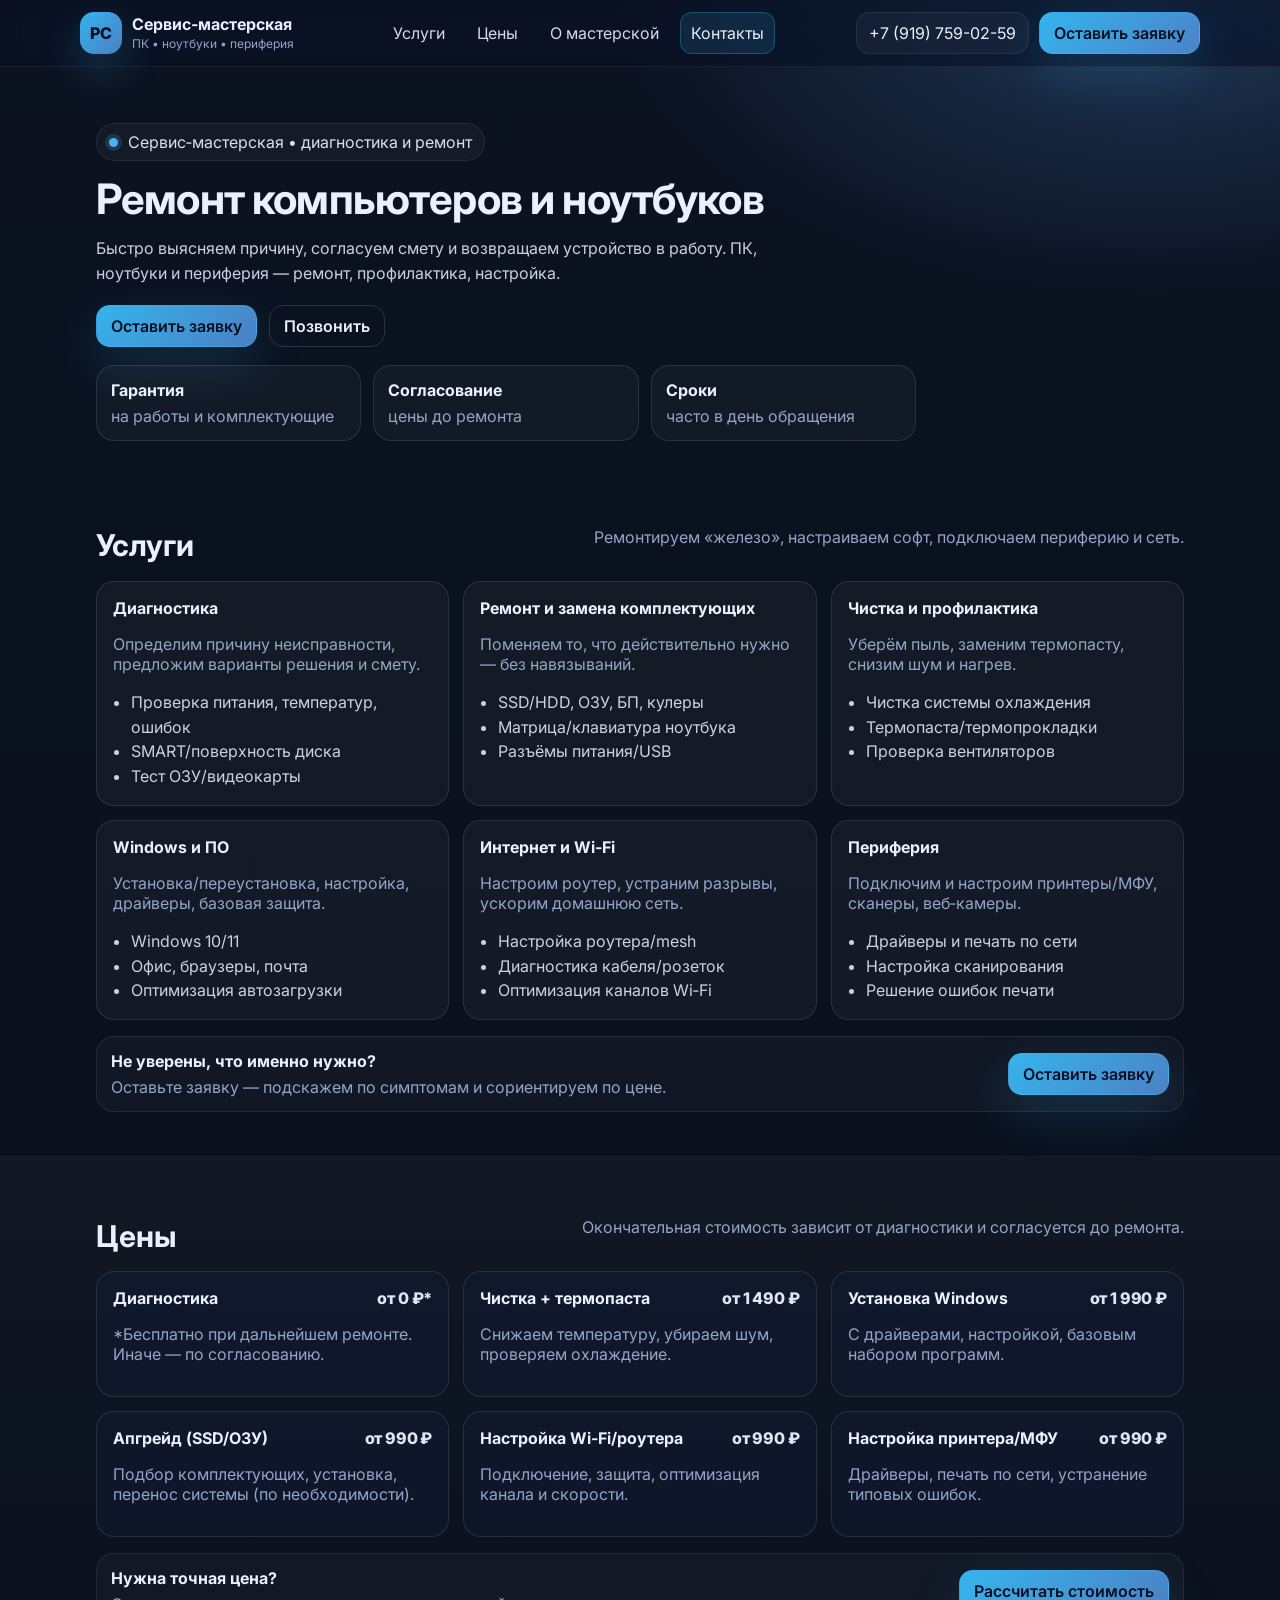
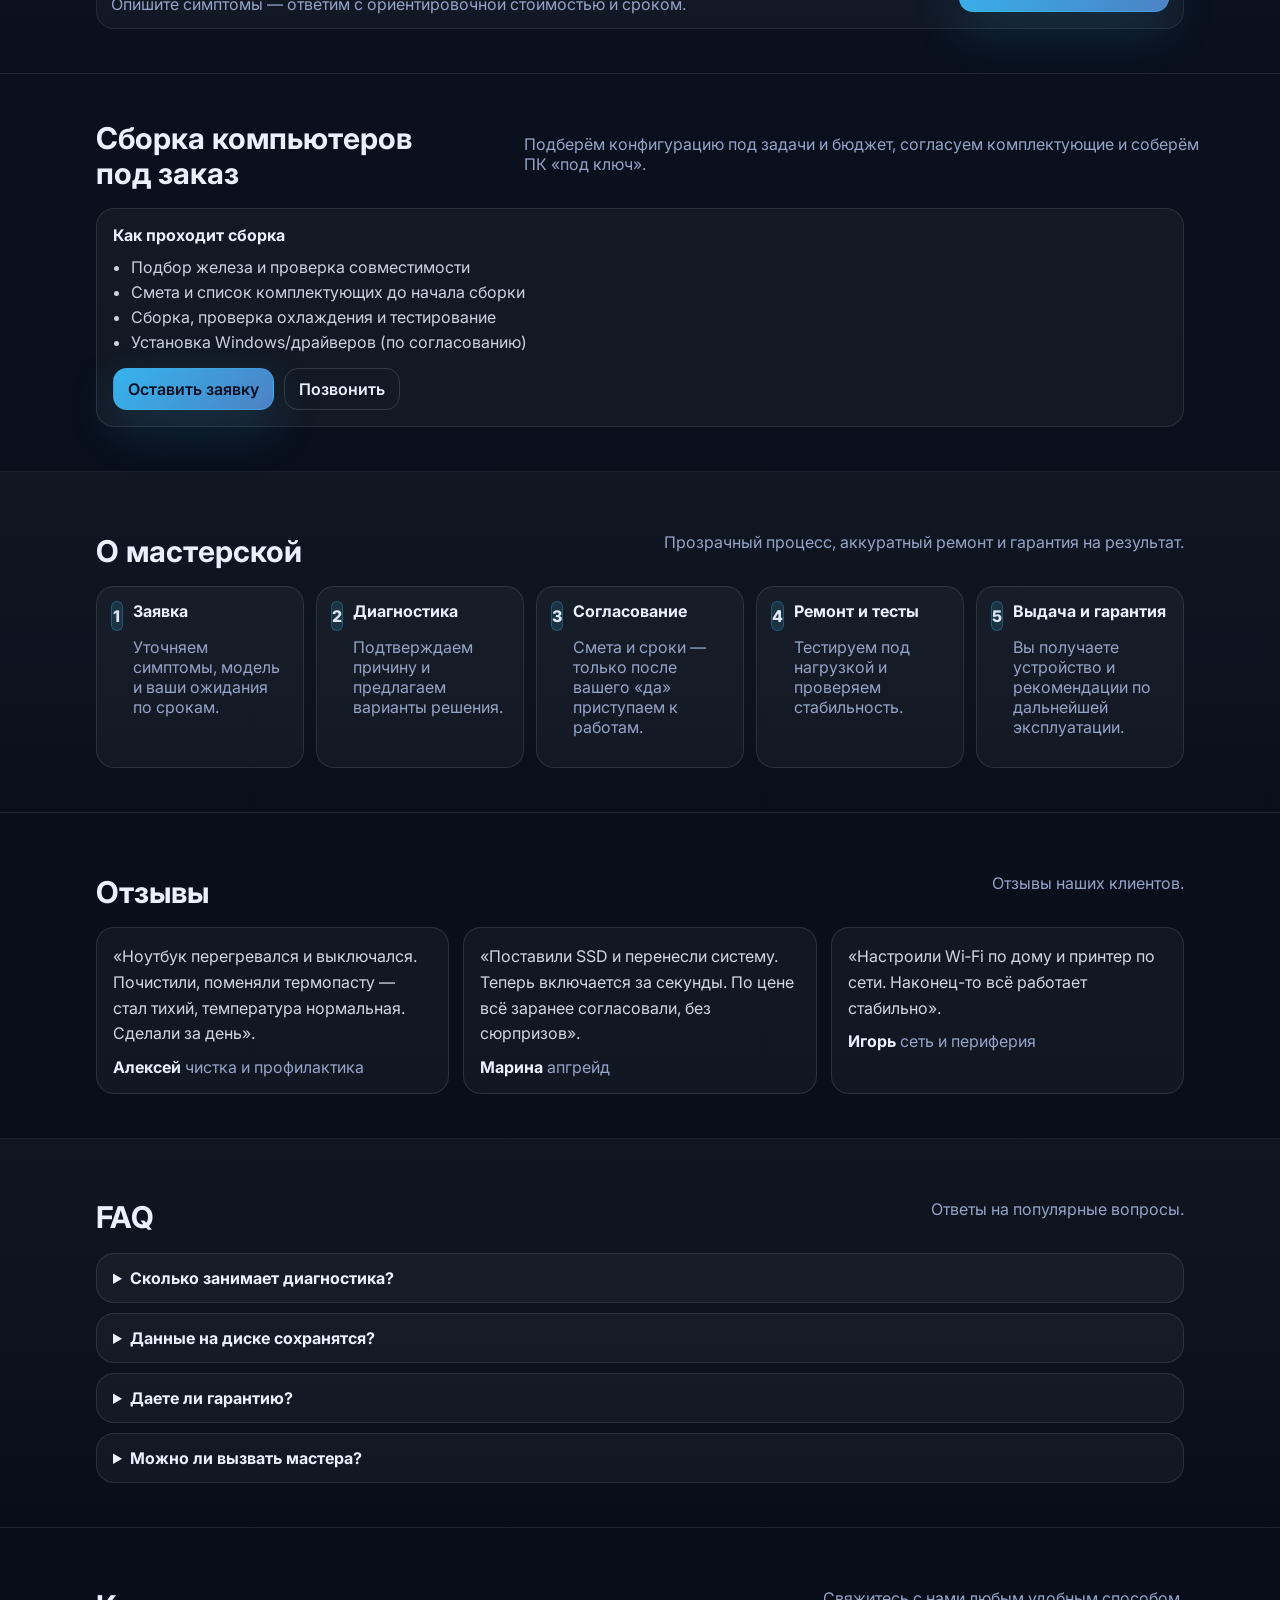
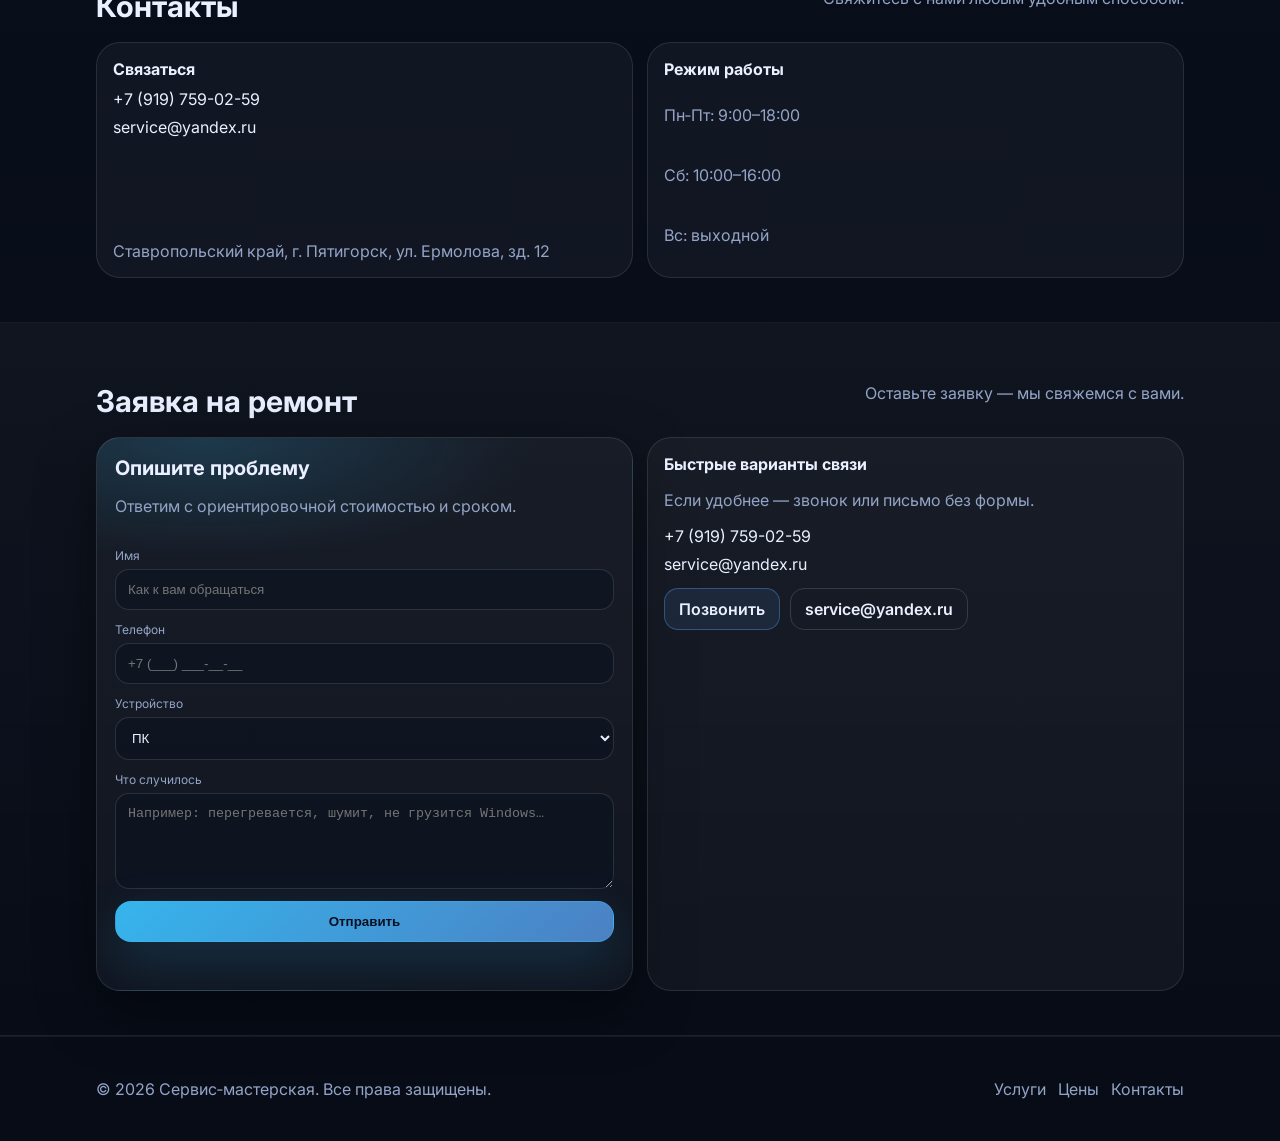
<file: index.html>
<!doctype html>
<html lang="ru" data-page="home">
  <head>
    <meta charset="UTF-8" />
    <meta name="viewport" content="width=device-width,initial-scale=1" />
    <meta name="theme-color" content="#0b1220" />

    <title>Ремонт компьютеров и ноутбуков — мастерская</title>
    <meta
      name="description"
      content="Ремонт ПК, ноутбуков и периферии. Диагностика, чистка, замена комплектующих, установка Windows, восстановление данных. Гарантия, быстрые сроки."
    />

    <meta property="og:title" content="Ремонт компьютеров и ноутбуков — мастерская" />
    <meta
      property="og:description"
      content="ПК, ноутбуки и периферия: диагностика, чистка, ремонт, апгрейд, настройка. Гарантия и понятные цены."
    />
    <meta property="og:type" content="website" />

    <link rel="icon" href="data:image/svg+xml,%3Csvg xmlns='http://www.w3.org/2000/svg' viewBox='0 0 64 64'%3E%3Cpath fill='%2338bdf8' d='M10 14a6 6 0 0 1 6-6h32a6 6 0 0 1 6 6v22a6 6 0 0 1-6 6H35l-7 8-7-8H16a6 6 0 0 1-6-6V14Z'/%3E%3Cpath fill='%230b1220' d='M20 18h24a2 2 0 0 1 2 2v12a2 2 0 0 1-2 2H20a2 2 0 0 1-2-2V20a2 2 0 0 1 2-2Zm4 20h16v4H24v-4Z'/%3E%3C/svg%3E" />
    <link rel="preconnect" href="https://fonts.googleapis.com" />
    <link rel="preconnect" href="https://fonts.gstatic.com" crossorigin />
    <link
      href="https://fonts.googleapis.com/css2?family=Inter:wght@400;500;600;700&display=swap"
      rel="stylesheet"
    />
    <link rel="stylesheet" href="./assets/css/styles.css" />
  </head>
  <body>
    <a class="skip-link" href="#main">Перейти к содержимому</a>

    <header class="site-header" data-header>
      <div class="container header-inner">
        <a class="brand" href="#top" aria-label="На главную">
          <span class="brand-mark" aria-hidden="true">PC</span>
          <span class="brand-text">
            <span class="brand-name">Сервис‑мастерская</span>
            <span class="brand-sub">ПК • ноутбуки • периферия</span>
          </span>
        </a>

        <nav class="nav" aria-label="Основная навигация" data-nav>
          <a class="nav-link" href="#services" data-navlink="services">Услуги</a>
          <a class="nav-link" href="#prices" data-navlink="prices">Цены</a>
          <a class="nav-link" href="#about" data-navlink="about">О мастерской</a>
          <a class="nav-link" href="#contacts" data-navlink="contacts">Контакты</a>
        </nav>

        <div class="header-actions">
          <a class="chip" href="tel:+79197590259" data-phone>
            <span class="chip-label">Позвонить</span>
            <span class="chip-strong">+7 (919) 759-02-59</span>
          </a>
          <button class="btn btn-ghost burger" type="button" aria-label="Открыть меню" data-burger>
            <span class="burger-lines" aria-hidden="true"></span>
          </button>
          <a class="btn btn-primary" href="#request">Оставить заявку</a>
        </div>
      </div>
    </header>

    <main id="main">
      <section class="hero hero-min" id="top">
        <div class="container hero-grid">
          <div class="hero-copy">
            <p class="badge">
              <span class="badge-dot" aria-hidden="true"></span>
              Сервис‑мастерская • диагностика и ремонт
            </p>
            <h1 class="h1">Ремонт компьютеров и ноутбуков</h1>
            <p class="lead maxw-720">
              Быстро выясняем причину, согласуем смету и возвращаем устройство в работу. ПК, ноутбуки и
              периферия — ремонт, профилактика, настройка.
            </p>

            <div class="hero-cta">
              <a class="btn btn-primary" href="#request">Оставить заявку</a>
              <a class="btn btn-ghost" href="tel:+79197590259" data-phone>Позвонить</a>
            </div>

            <div class="mini" aria-label="Коротко о нас">
              <div class="card">
                <strong>Гарантия</strong>
                <span class="muted">на работы и комплектующие</span>
              </div>
              <div class="card">
                <strong>Согласование</strong>
                <span class="muted">цены до ремонта</span>
              </div>
              <div class="card">
                <strong>Сроки</strong>
                <span class="muted">часто в день обращения</span>
              </div>
            </div>
          </div>
        </div>
      </section>

      <section class="section" id="services">
        <div class="container">
          <div class="section-head">
            <h2 class="h2">Услуги</h2>
            <p class="muted">Ремонтируем «железо», настраиваем софт, подключаем периферию и сеть.</p>
          </div>

          <div class="cards">
            <article class="card">
              <h3 class="h4">Диагностика</h3>
              <p class="muted">Определим причину неисправности, предложим варианты решения и смету.</p>
              <ul class="list">
                <li>Проверка питания, температур, ошибок</li>
                <li>SMART/поверхность диска</li>
                <li>Тест ОЗУ/видеокарты</li>
              </ul>
            </article>

            <article class="card">
              <h3 class="h4">Ремонт и замена комплектующих</h3>
              <p class="muted">Поменяем то, что действительно нужно — без навязываний.</p>
              <ul class="list">
                <li>SSD/HDD, ОЗУ, БП, кулеры</li>
                <li>Матрица/клавиатура ноутбука</li>
                <li>Разъёмы питания/USB</li>
              </ul>
            </article>

            <article class="card">
              <h3 class="h4">Чистка и профилактика</h3>
              <p class="muted">Уберём пыль, заменим термопасту, снизим шум и нагрев.</p>
              <ul class="list">
                <li>Чистка системы охлаждения</li>
                <li>Термопаста/термопрокладки</li>
                <li>Проверка вентиляторов</li>
              </ul>
            </article>

            <article class="card">
              <h3 class="h4">Windows и ПО</h3>
              <p class="muted">Установка/переустановка, настройка, драйверы, базовая защита.</p>
              <ul class="list">
                <li>Windows 10/11</li>
                <li>Офис, браузеры, почта</li>
                <li>Оптимизация автозагрузки</li>
              </ul>
            </article>

            <article class="card">
              <h3 class="h4">Интернет и Wi‑Fi</h3>
              <p class="muted">Настроим роутер, устраним разрывы, ускорим домашнюю сеть.</p>
              <ul class="list">
                <li>Настройка роутера/mesh</li>
                <li>Диагностика кабеля/розеток</li>
                <li>Оптимизация каналов Wi‑Fi</li>
              </ul>
            </article>

            <article class="card">
              <h3 class="h4">Периферия</h3>
              <p class="muted">Подключим и настроим принтеры/МФУ, сканеры, веб‑камеры.</p>
              <ul class="list">
                <li>Драйверы и печать по сети</li>
                <li>Настройка сканирования</li>
                <li>Решение ошибок печати</li>
              </ul>
            </article>
          </div>

          <div class="cta-row">
            <div class="cta-box">
              <h3 class="h4">Не уверены, что именно нужно?</h3>
              <p class="muted">Оставьте заявку — подскажем по симптомам и сориентируем по цене.</p>
            </div>
            <a class="btn btn-primary" href="#request">Оставить заявку</a>
          </div>
        </div>
      </section>

      <section class="section section-alt" id="prices">
        <div class="container">
          <div class="section-head">
            <h2 class="h2">Цены</h2>
            <p class="muted">Окончательная стоимость зависит от диагностики и согласуется до ремонта.</p>
          </div>

          <div class="price-grid" role="list">
            <div class="price" role="listitem">
              <div class="price-top">
                <h3 class="h4">Диагностика</h3>
                <p class="price-value">от 0 ₽*</p>
              </div>
              <p class="muted">*Бесплатно при дальнейшем ремонте. Иначе — по согласованию.</p>
            </div>

            <div class="price" role="listitem">
              <div class="price-top">
                <h3 class="h4">Чистка + термопаста</h3>
                <p class="price-value">от 1 490 ₽</p>
              </div>
              <p class="muted">Снижаем температуру, убираем шум, проверяем охлаждение.</p>
            </div>

            <div class="price" role="listitem">
              <div class="price-top">
                <h3 class="h4">Установка Windows</h3>
                <p class="price-value">от 1 990 ₽</p>
              </div>
              <p class="muted">С драйверами, настройкой, базовым набором программ.</p>
            </div>

            <div class="price" role="listitem">
              <div class="price-top">
                <h3 class="h4">Апгрейд (SSD/ОЗУ)</h3>
                <p class="price-value">от 990 ₽</p>
              </div>
              <p class="muted">Подбор комплектующих, установка, перенос системы (по необходимости).</p>
            </div>

            <div class="price" role="listitem">
              <div class="price-top">
                <h3 class="h4">Настройка Wi‑Fi/роутера</h3>
                <p class="price-value">от 990 ₽</p>
              </div>
              <p class="muted">Подключение, защита, оптимизация канала и скорости.</p>
            </div>

            <div class="price" role="listitem">
              <div class="price-top">
                <h3 class="h4">Настройка принтера/МФУ</h3>
                <p class="price-value">от 990 ₽</p>
              </div>
              <p class="muted">Драйверы, печать по сети, устранение типовых ошибок.</p>
            </div>
          </div>

          <div class="cta-row">
            <div class="cta-box">
              <h3 class="h4">Нужна точная цена?</h3>
              <p class="muted">Опишите симптомы — ответим с ориентировочной стоимостью и сроком.</p>
            </div>
            <a class="btn btn-primary" href="#request">Рассчитать стоимость</a>
          </div>
        </div>
      </section>

      <section class="section" id="build">
        <div class="container">
          <div class="section-head">
            <h2 class="h2">Сборка компьютеров под&nbsp;заказ</h2>
            <p class="muted sb-sub">Подберём конфигурацию под задачи и бюджет, согласуем комплектующие и соберём ПК «под ключ».</p>
          </div>

          <div class="cards">
            <article class="card card--span-3">
              <h3 class="h4">Как проходит сборка</h3>
              <ul class="list">
                <li>Подбор железа и проверка совместимости</li>
                <li>Смета и список комплектующих до начала сборки</li>
                <li>Сборка, проверка охлаждения и тестирование</li>
                <li>Установка Windows/драйверов (по согласованию)</li>
              </ul>

              <div class="contact-actions">
                <a class="btn btn-primary" href="#request">Оставить заявку</a>
                <a class="btn btn-ghost" href="tel:+79197590259" data-phone>Позвонить</a>
              </div>
            </article>
          </div>
        </div>
      </section>

      <section class="section section-alt" id="about">
        <div class="container">
          <div class="section-head">
            <h2 class="h2">О мастерской</h2>
            <p class="muted">Прозрачный процесс, аккуратный ремонт и гарантия на результат.</p>
          </div>

          <ol class="steps">
            <li class="step">
              <div class="step-num" aria-hidden="true">1</div>
              <div class="step-body">
                <h3 class="h4">Заявка</h3>
                <p class="muted">Уточняем симптомы, модель и ваши ожидания по срокам.</p>
              </div>
            </li>
            <li class="step">
              <div class="step-num" aria-hidden="true">2</div>
              <div class="step-body">
                <h3 class="h4">Диагностика</h3>
                <p class="muted">Подтверждаем причину и предлагаем варианты решения.</p>
              </div>
            </li>
            <li class="step">
              <div class="step-num" aria-hidden="true">3</div>
              <div class="step-body">
                <h3 class="h4">Согласование</h3>
                <p class="muted">Смета и сроки — только после вашего «да» приступаем к работам.</p>
              </div>
            </li>
            <li class="step">
              <div class="step-num" aria-hidden="true">4</div>
              <div class="step-body">
                <h3 class="h4">Ремонт и тесты</h3>
                <p class="muted">Тестируем под нагрузкой и проверяем стабильность.</p>
              </div>
            </li>
            <li class="step">
              <div class="step-num" aria-hidden="true">5</div>
              <div class="step-body">
                <h3 class="h4">Выдача и гарантия</h3>
                <p class="muted">Вы получаете устройство и рекомендации по дальнейшей эксплуатации.</p>
              </div>
            </li>
          </ol>
        </div>
      </section>

      <section class="section" id="reviews">
        <div class="container">
          <div class="section-head">
            <h2 class="h2">Отзывы</h2>
            <p class="muted">Отзывы наших клиентов.</p>
          </div>

          <div class="reviews">
            <figure class="review">
              <blockquote>
                «Ноутбук перегревался и выключался. Почистили, поменяли термопасту — стал тихий, температура
                нормальная. Сделали за день».
              </blockquote>
              <figcaption>
                <span class="review-name">Алексей</span>
                <span class="muted">чистка и профилактика</span>
              </figcaption>
            </figure>

            <figure class="review">
              <blockquote>
                «Поставили SSD и перенесли систему. Теперь включается за секунды. По цене всё заранее
                согласовали, без сюрпризов».
              </blockquote>
              <figcaption>
                <span class="review-name">Марина</span>
                <span class="muted">апгрейд</span>
              </figcaption>
            </figure>

            <figure class="review">
              <blockquote>
                «Настроили Wi‑Fi по дому и принтер по сети. Наконец-то всё работает стабильно».
              </blockquote>
              <figcaption>
                <span class="review-name">Игорь</span>
                <span class="muted">сеть и периферия</span>
              </figcaption>
            </figure>
          </div>
        </div>
      </section>

      <section class="section section-alt" id="faq">
        <div class="container">
          <div class="section-head">
            <h2 class="h2">FAQ</h2>
            <p class="muted">Ответы на популярные вопросы.</p>
          </div>

          <div class="faq">
            <details class="faq-item">
              <summary>Сколько занимает диагностика?</summary>
              <p class="muted">
                Обычно от 15 минут до 1 дня — зависит от симптомов и очереди. Срочные случаи стараемся
                разбирать в день обращения.
              </p>
            </details>
            <details class="faq-item">
              <summary>Данные на диске сохранятся?</summary>
              <p class="muted">
                Если это возможно, мы сохраняем данные. При риске потери заранее предупреждаем и предлагаем
                резервное копирование/восстановление.
              </p>
            </details>
            <details class="faq-item">
              <summary>Даете ли гарантию?</summary>
              <p class="muted">
                Да — на работы и установленные комплектующие. Срок зависит от типа ремонта и деталей.
              </p>
            </details>
            <details class="faq-item">
              <summary>Можно ли вызвать мастера?</summary>
              <p class="muted">
                Да, по городу и ближайшим районам. Часто выезд помогает для настройки сети, принтера,
                «не грузится Windows» и т. п.
              </p>
            </details>
          </div>
        </div>
      </section>

      <section class="section" id="contacts">
        <div class="container">
          <div class="section-head">
            <h2 class="h2">Контакты</h2>
            <p class="muted">Свяжитесь с нами любым удобным способом.</p>
          </div>

          <div class="contact-grid">
            <div class="contact-card contact-card--stack">
              <h3 class="h4">Связаться</h3>
              <div class="contact-list">
                <a class="contact-link" href="tel:+79197590259" data-phone>+7 (919) 759-02-59</a>
                <a class="contact-link" href="mailto:service@yandex.ru" data-email>service@yandex.ru</a>
              </div>
              <p class="muted contact-address">Ставропольский край, г. Пятигорск, ул. Ермолова, зд. 12</p>
            </div>
            <div class="contact-card">
              <h3 class="h4">Режим работы</h3>
              <div class="contact-list">
                <p class="muted">Пн‑Пт: 9:00–18:00</p>
                <p class="muted">Сб: 10:00–16:00</p>
                <p class="muted">Вс: выходной</p>
              </div>
            </div>
          </div>
        </div>
      </section>

      <section class="section section-alt" id="request">
        <div class="container">
          <div class="section-head">
            <h2 class="h2">Заявка на ремонт</h2>
            <p class="muted">Оставьте заявку — мы свяжемся с вами.</p>
          </div>

          <div class="contact-grid">
            <div class="hero-card" aria-label="Форма заявки">
              <div class="hero-card-top">
                <h3 class="h3">Опишите проблему</h3>
                <p class="muted">Ответим с ориентировочной стоимостью и сроком.</p>
              </div>

              <form class="form" data-request-form>
                <label class="field">
                  <span class="field-label">Имя</span>
                  <input class="input" name="name" autocomplete="name" placeholder="Как к вам обращаться" />
                </label>

                <label class="field">
                  <span class="field-label">Телефон</span>
                  <input
                    class="input"
                    name="phone"
                    inputmode="tel"
                    autocomplete="tel"
                    placeholder="+7 (___) ___‑__‑__"
                    required
                  />
                </label>

                <label class="field">
                  <span class="field-label">Устройство</span>
                  <select class="input" name="device" required>
                    <option value="ПК">ПК</option>
                    <option value="Ноутбук">Ноутбук</option>
                    <option value="Моноблок">Моноблок</option>
                    <option value="Принтер / МФУ">Принтер / МФУ</option>
                    <option value="Роутер / интернет">Роутер / интернет</option>
                    <option value="Другое">Другое</option>
                  </select>
                </label>

                <label class="field">
                  <span class="field-label">Что случилось</span>
                  <textarea
                    class="input textarea"
                    name="problem"
                    rows="4"
                    placeholder="Например: перегревается, шумит, не грузится Windows…"
                    required
                  ></textarea>
                </label>

                <button class="btn btn-primary btn-lg" type="submit">Отправить</button>
                <p class="form-status" aria-live="polite" data-form-status></p>
              </form>
            </div>

            <div class="contact-card">
              <h3 class="h4">Быстрые варианты связи</h3>
              <p class="muted">Если удобнее — звонок или письмо без формы.</p>
              <div class="contact-list">
                <a class="contact-link" href="tel:+79197590259" data-phone>+7 (919) 759-02-59</a>
                <a class="contact-link" href="mailto:service@yandex.ru" data-email>service@yandex.ru</a>
              </div>
              <div class="contact-actions">
                <a class="btn btn-secondary" href="tel:+79197590259" data-phone>Позвонить</a>
                <a class="btn btn-ghost" href="mailto:service@yandex.ru" data-email>Написать на email</a>
              </div>
            </div>
          </div>
        </div>
      </section>
    </main>

    <footer class="site-footer">
      <div class="container footer-inner">
        <p class="muted">© <span data-year></span> Сервис‑мастерская. Все права защищены.</p>
        <div class="footer-links">
          <a class="muted" href="#services">Услуги</a>
          <a class="muted" href="#prices">Цены</a>
          <a class="muted" href="#contacts">Контакты</a>
        </div>
      </div>
    </footer>

    <script src="./assets/js/main.js" defer></script>
  </body>
</html>
</file>
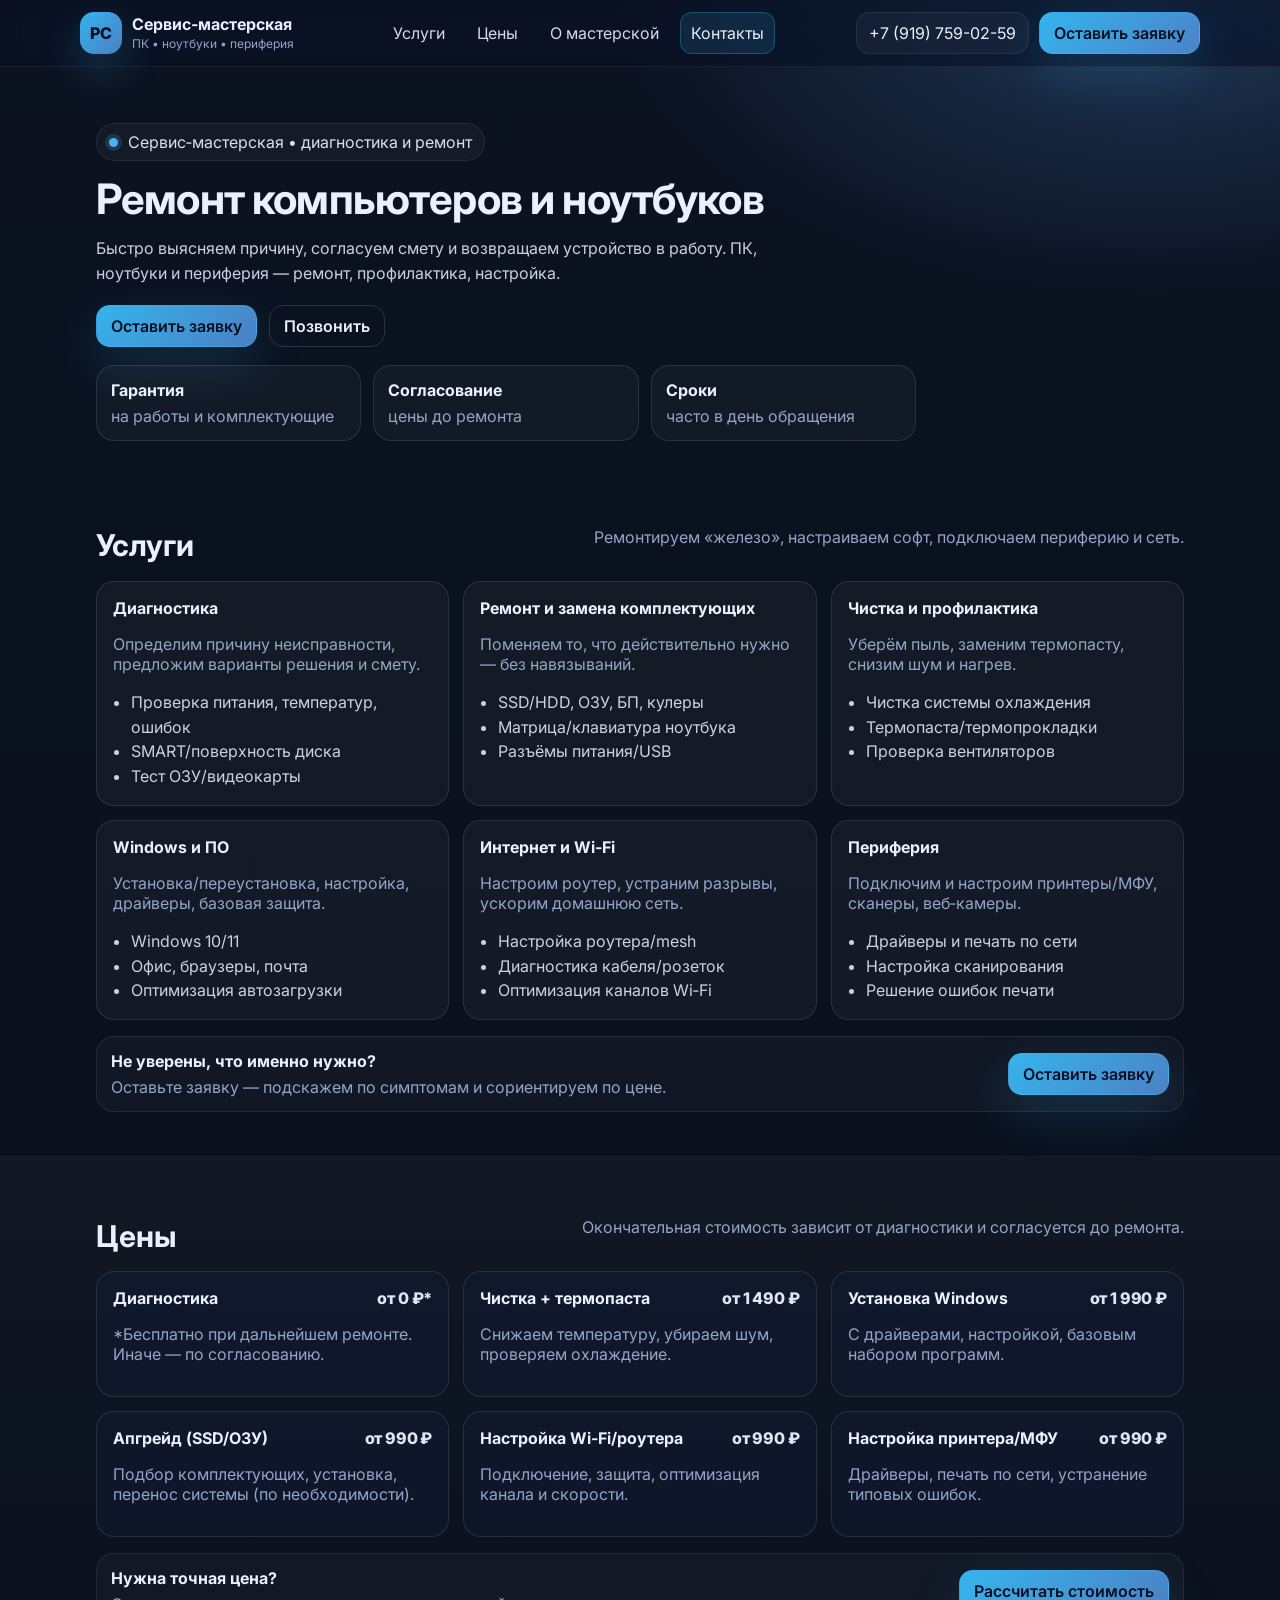
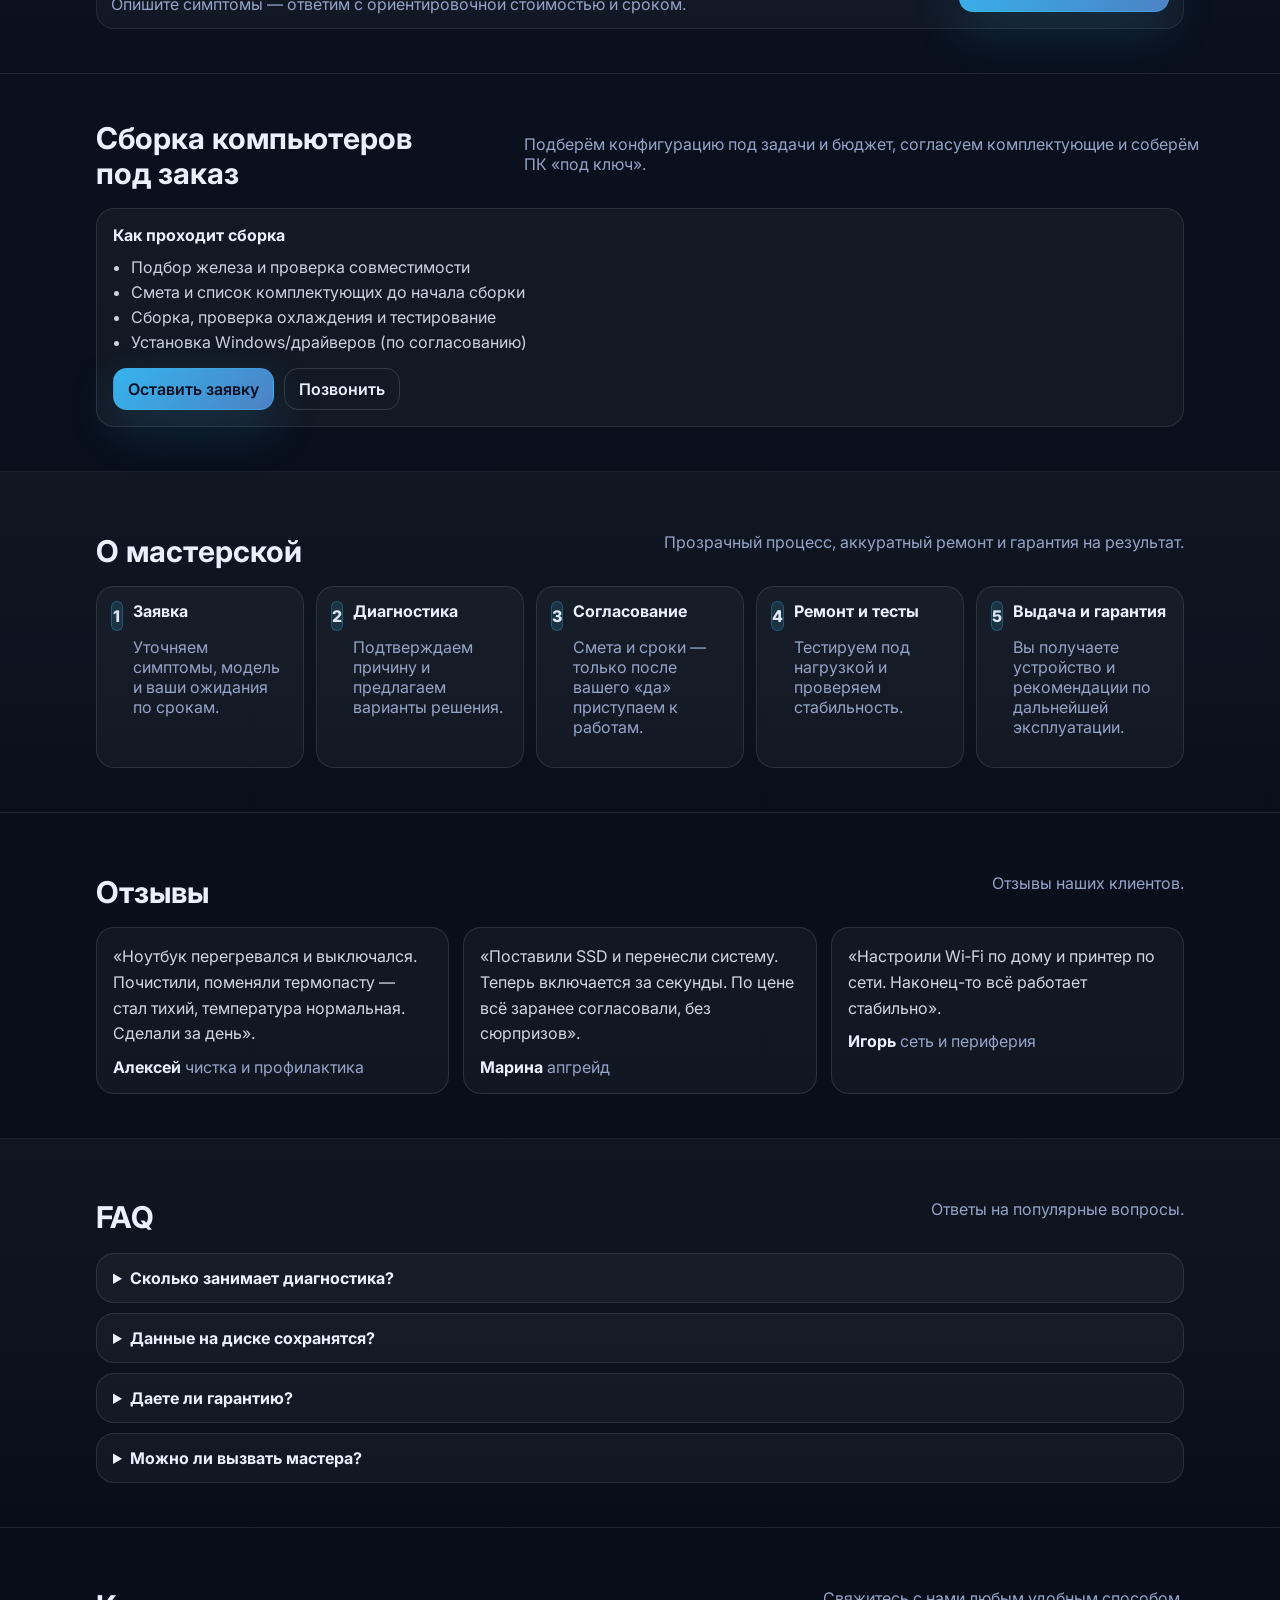
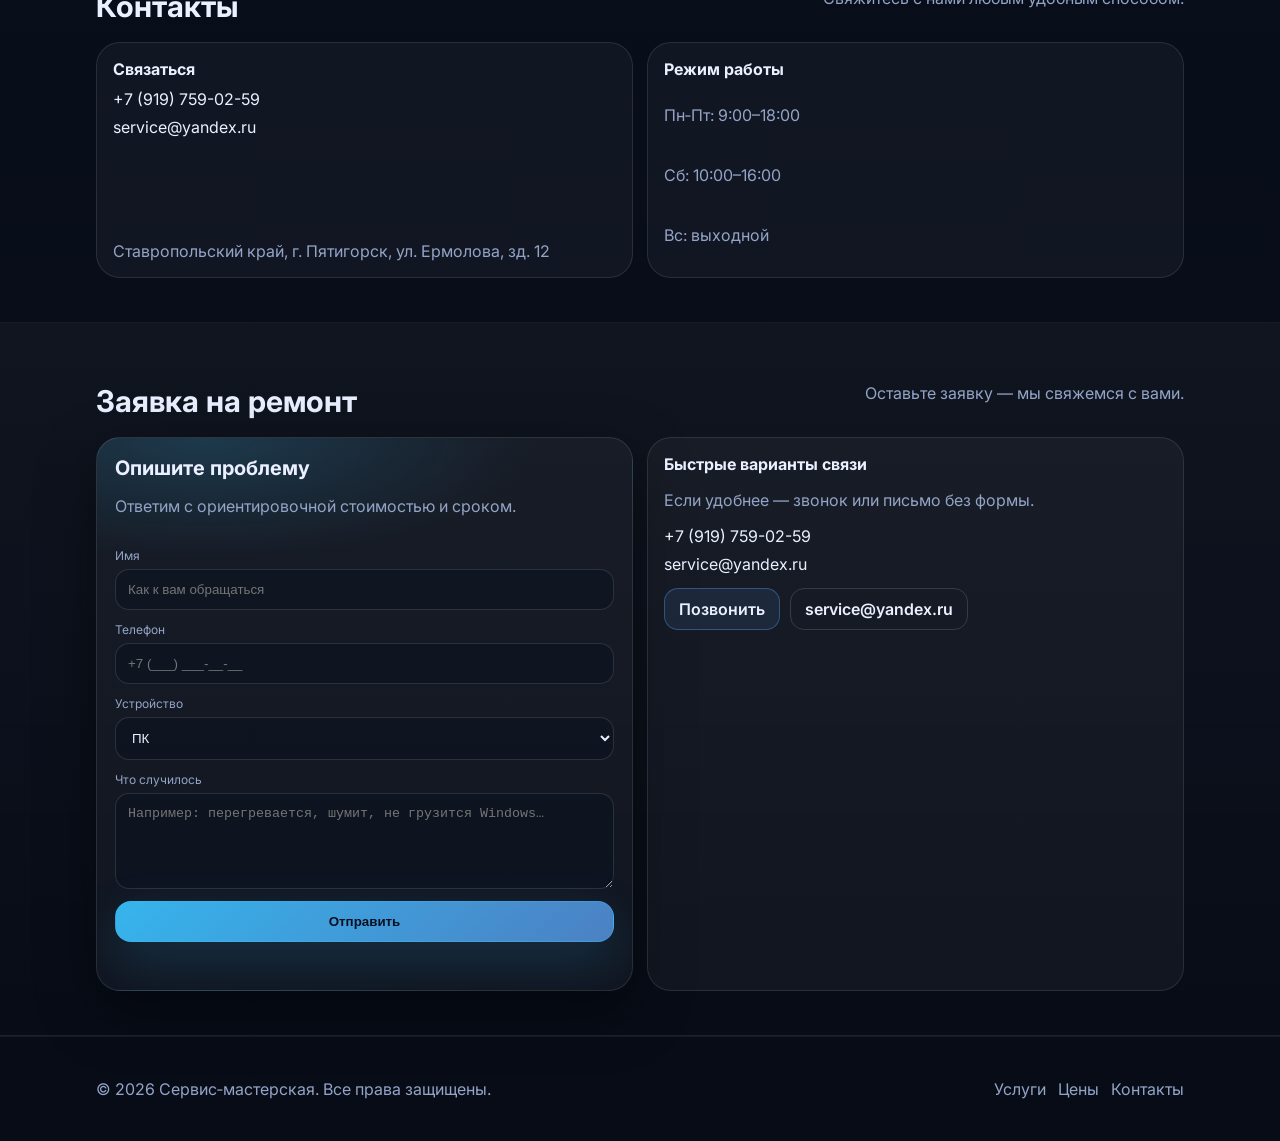
<file: about.html>
<!doctype html>
<html lang="ru">
  <head>
    <meta charset="UTF-8" />
    <meta http-equiv="refresh" content="0; url=./index.html#about" />
    <link rel="canonical" href="./index.html#about" />
    <title>Перенаправление…</title>
    <script>location.replace("./index.html#about");</script>
  </head>
  <body>
    <p><a href="./index.html#about">Перейти к разделу «О мастерской»</a></p>
  </body>
</html>
</file>
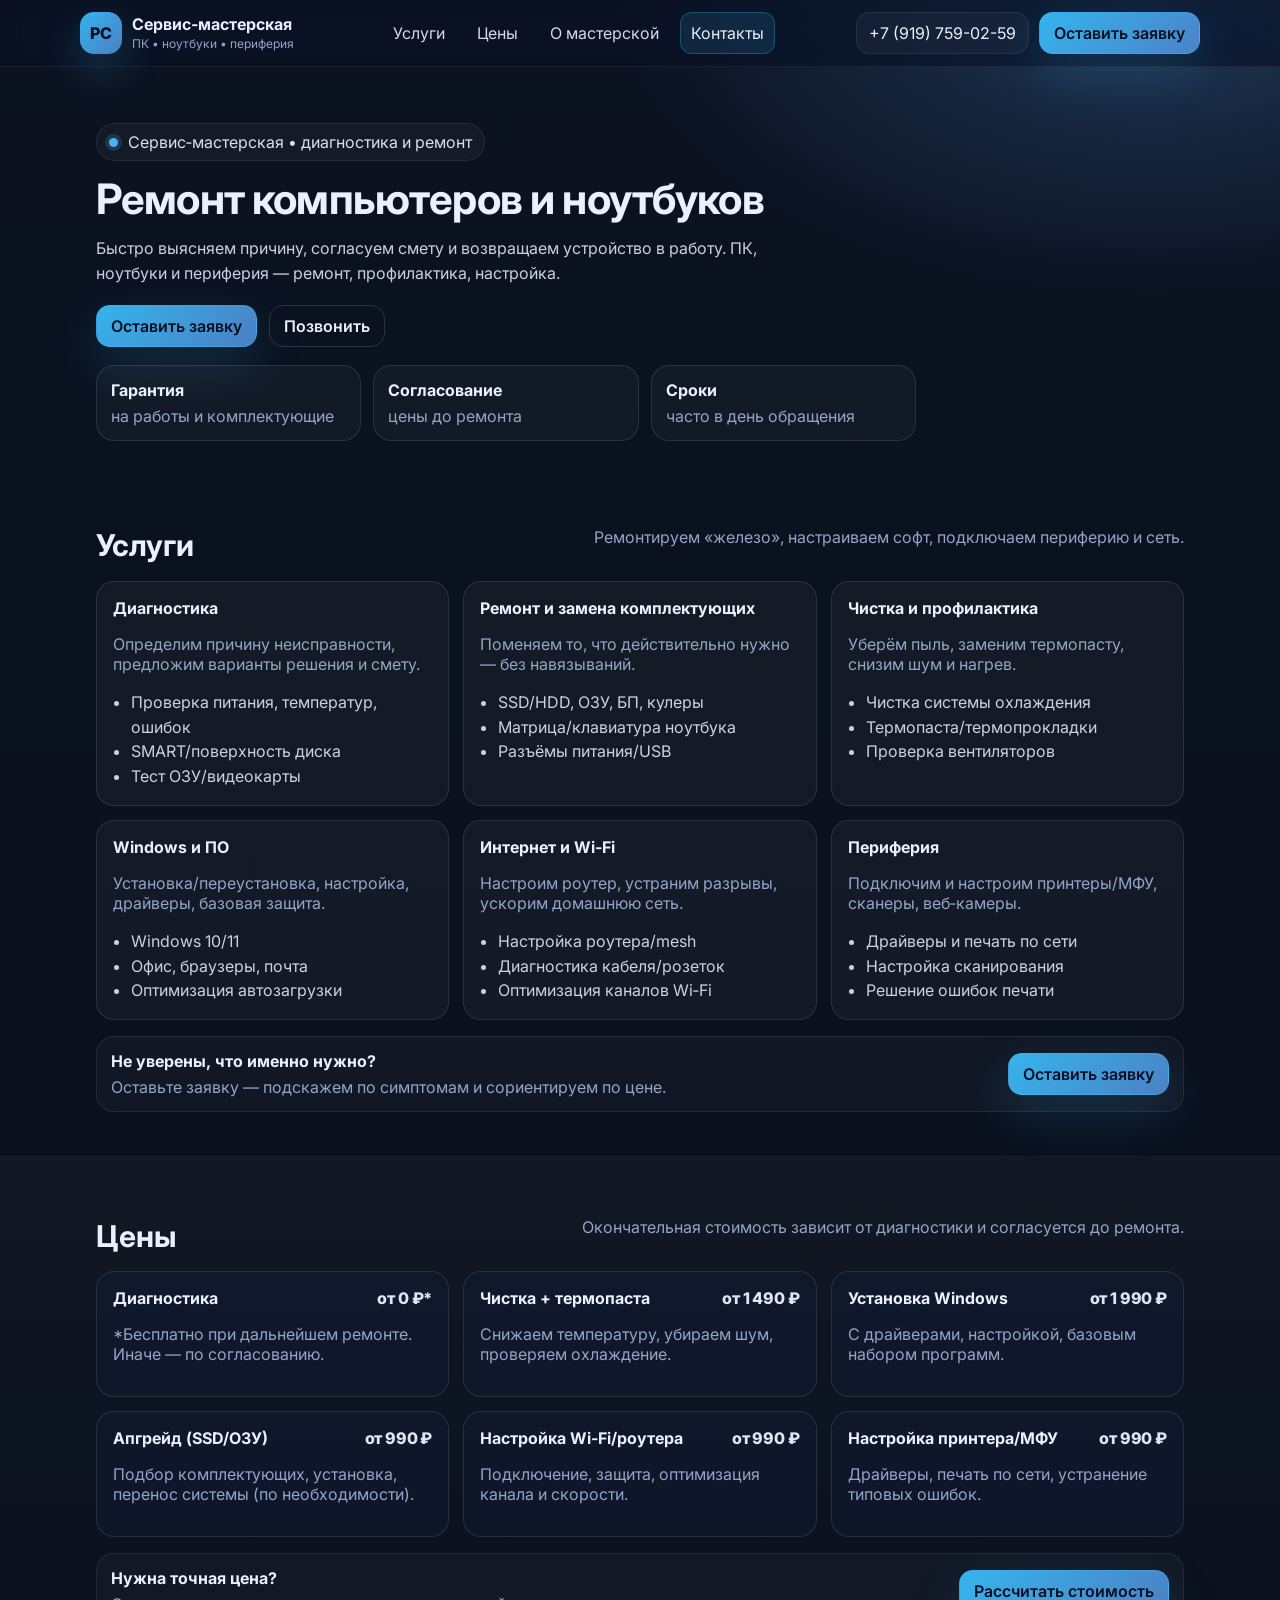
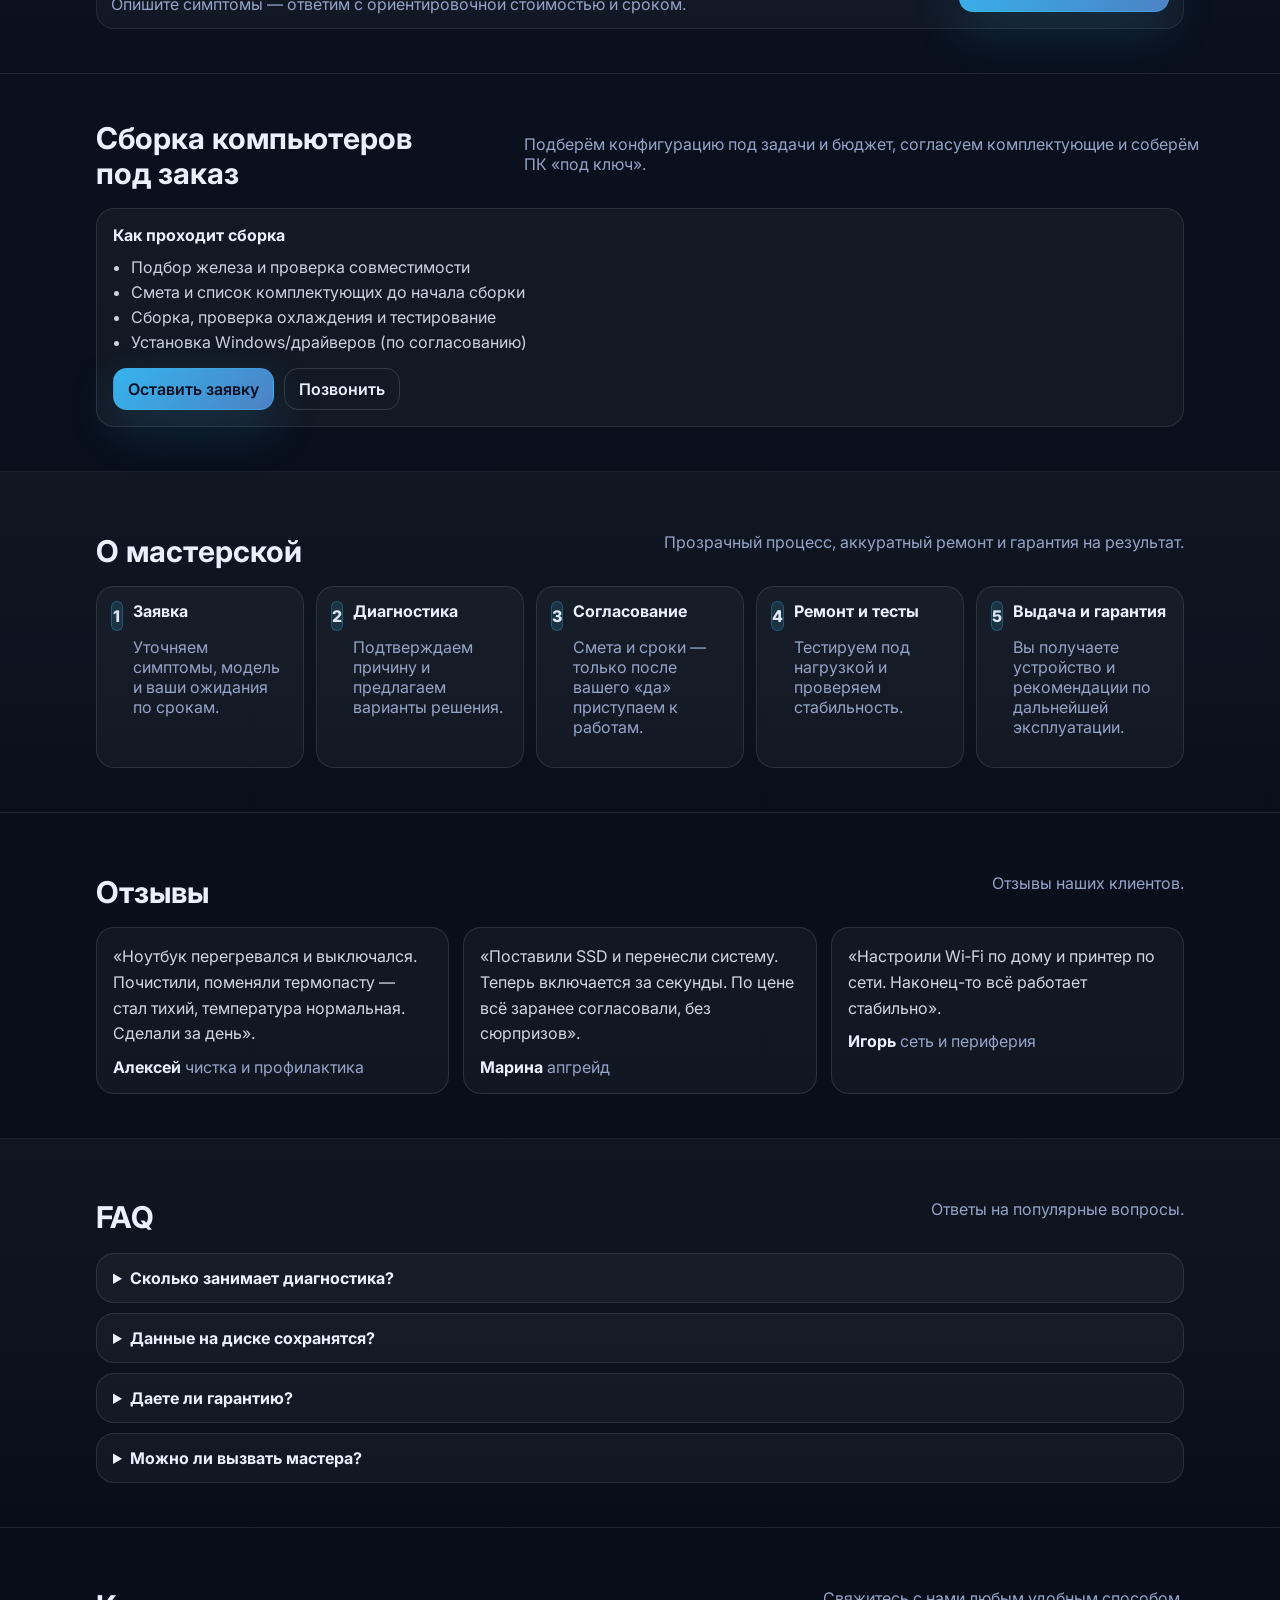
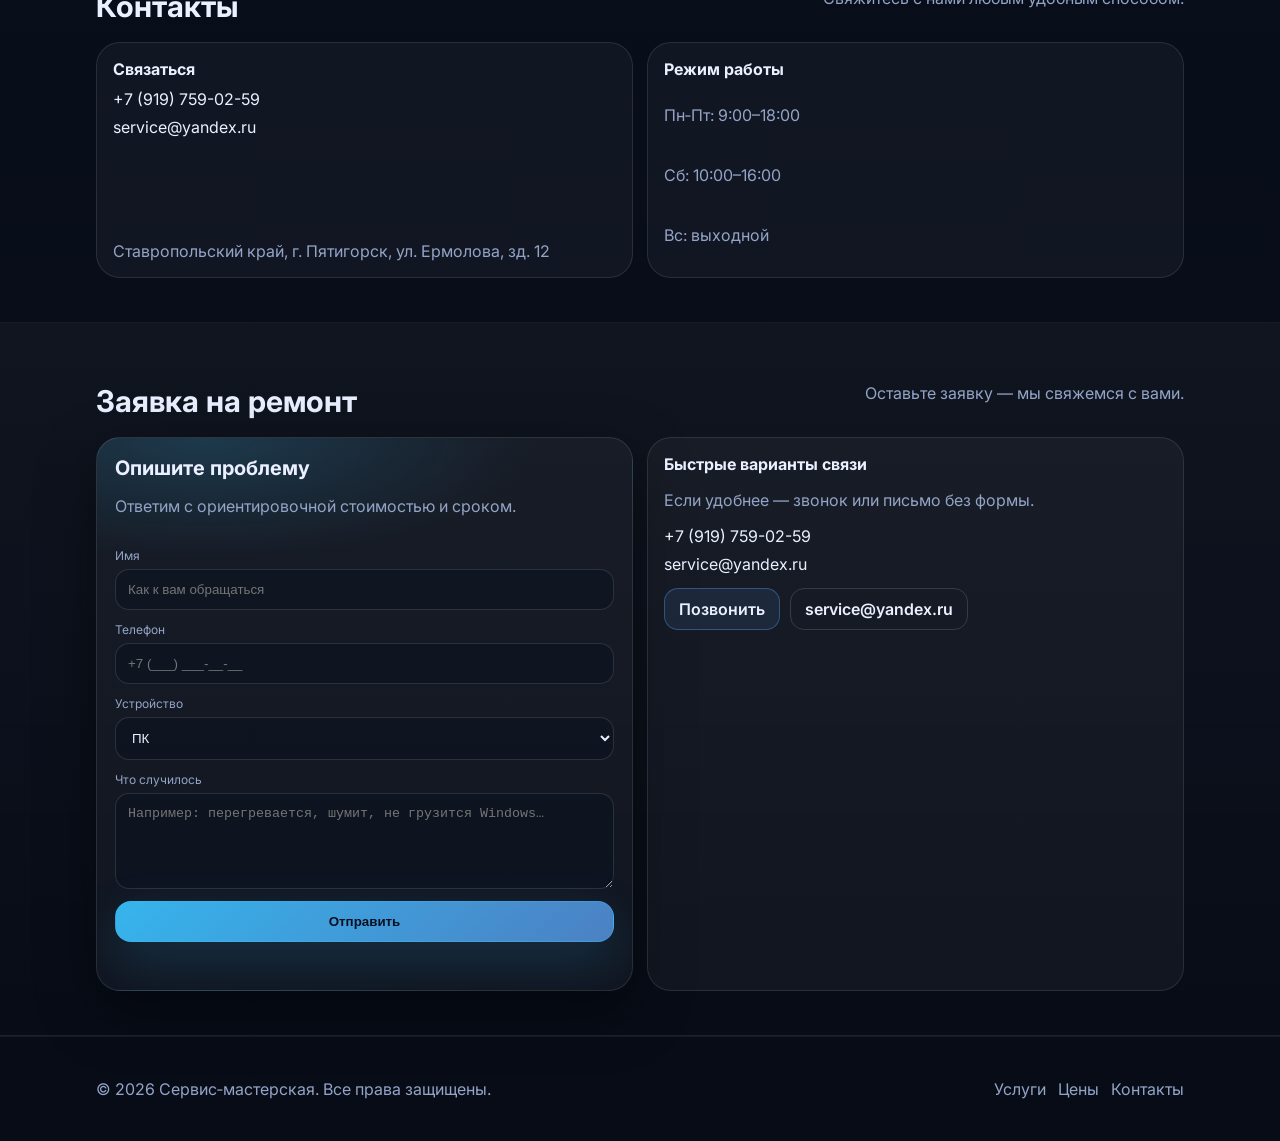
<file: contacts.html>
<!doctype html>
<html lang="ru">
  <head>
    <meta charset="UTF-8" />
    <meta http-equiv="refresh" content="0; url=./index.html#contacts" />
    <link rel="canonical" href="./index.html#contacts" />
    <title>Перенаправление…</title>
    <script>location.replace("./index.html#contacts");</script>
  </head>
  <body>
    <p><a href="./index.html#contacts">Перейти к разделу «Контакты»</a></p>
  </body>
</html>
</file>
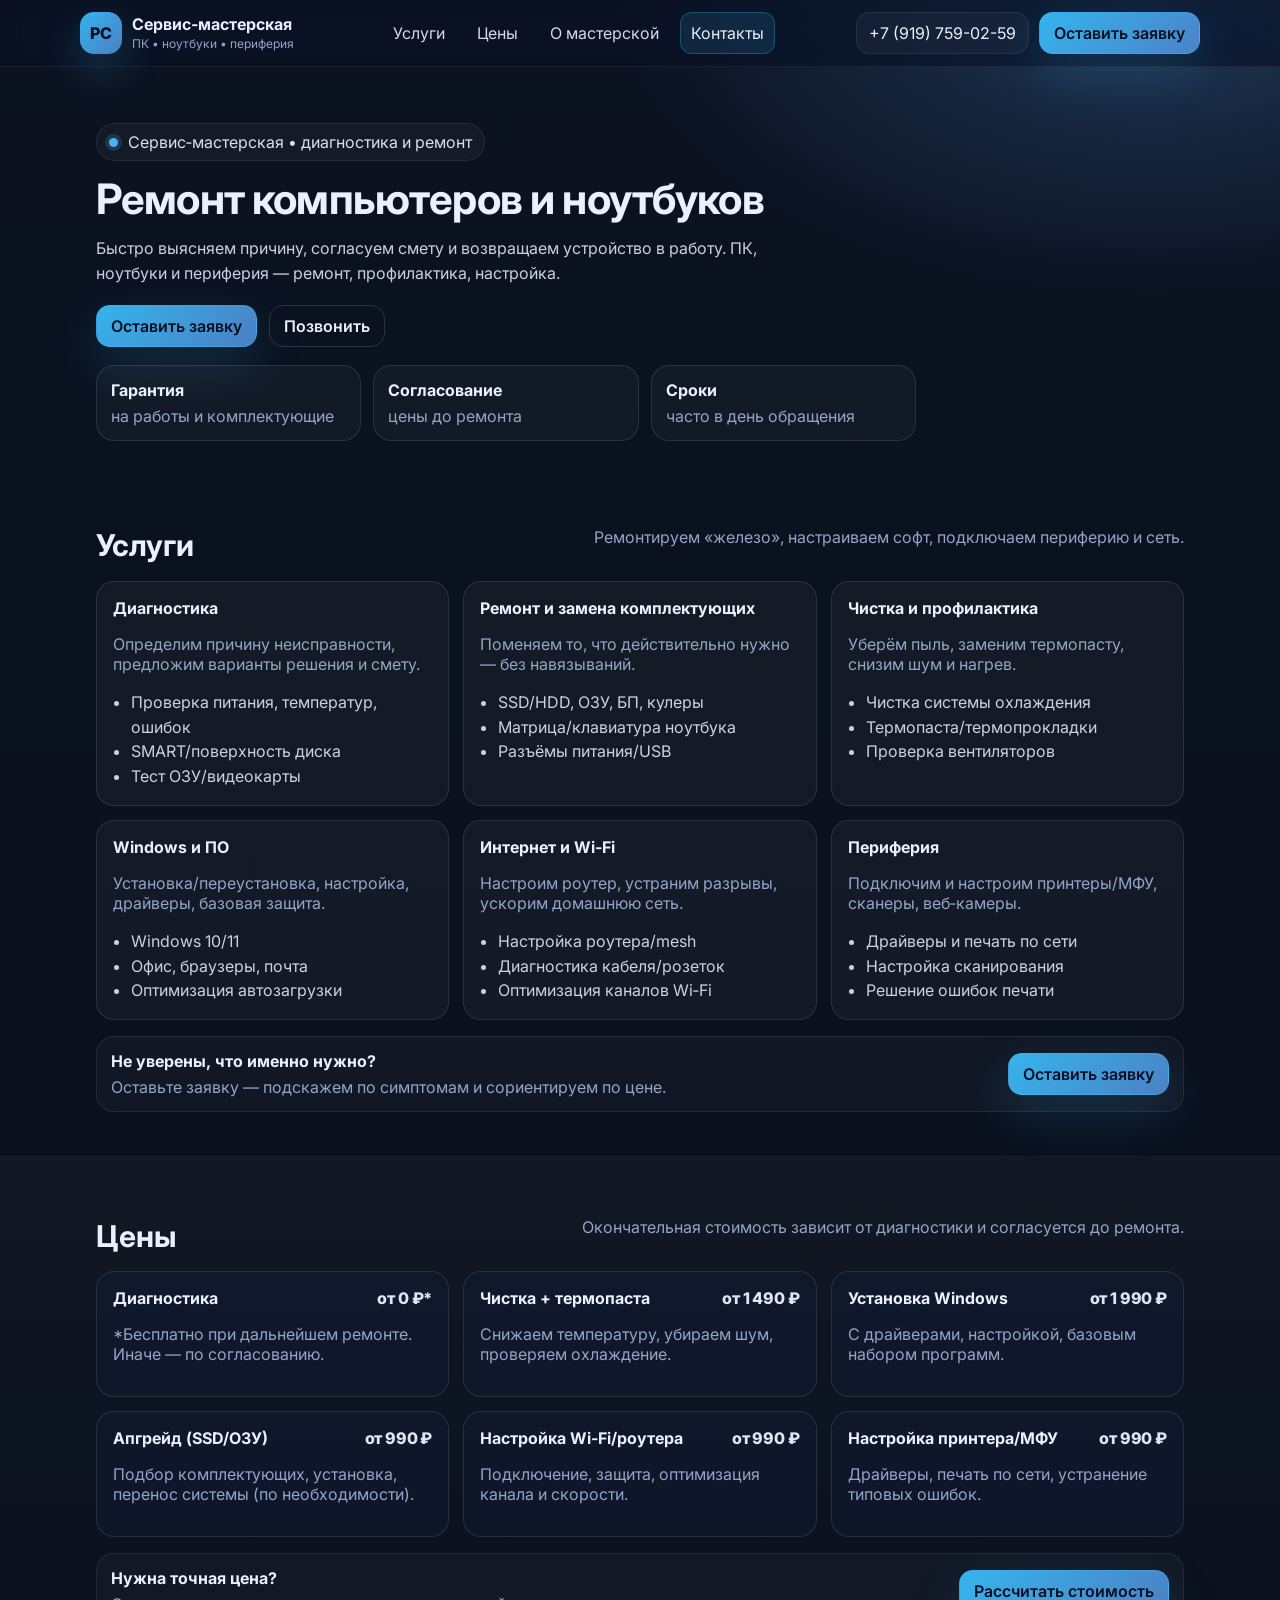
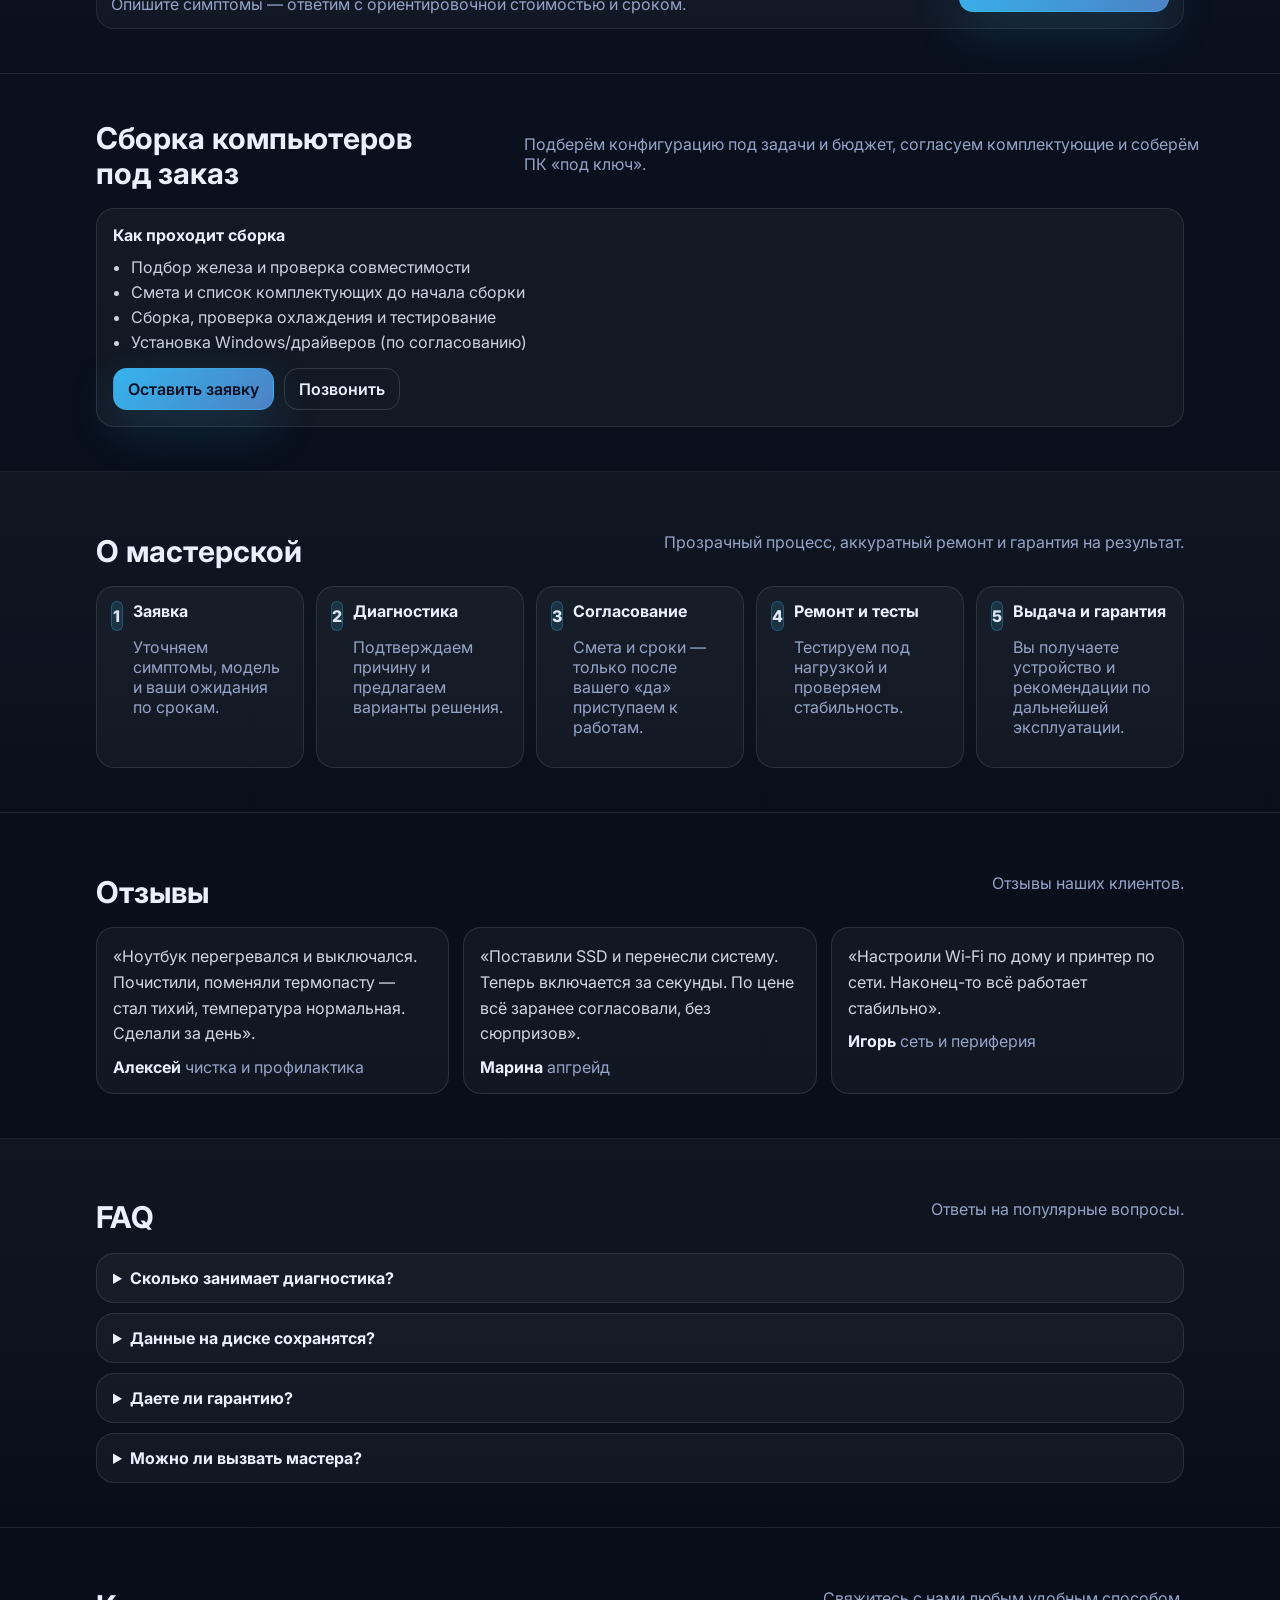
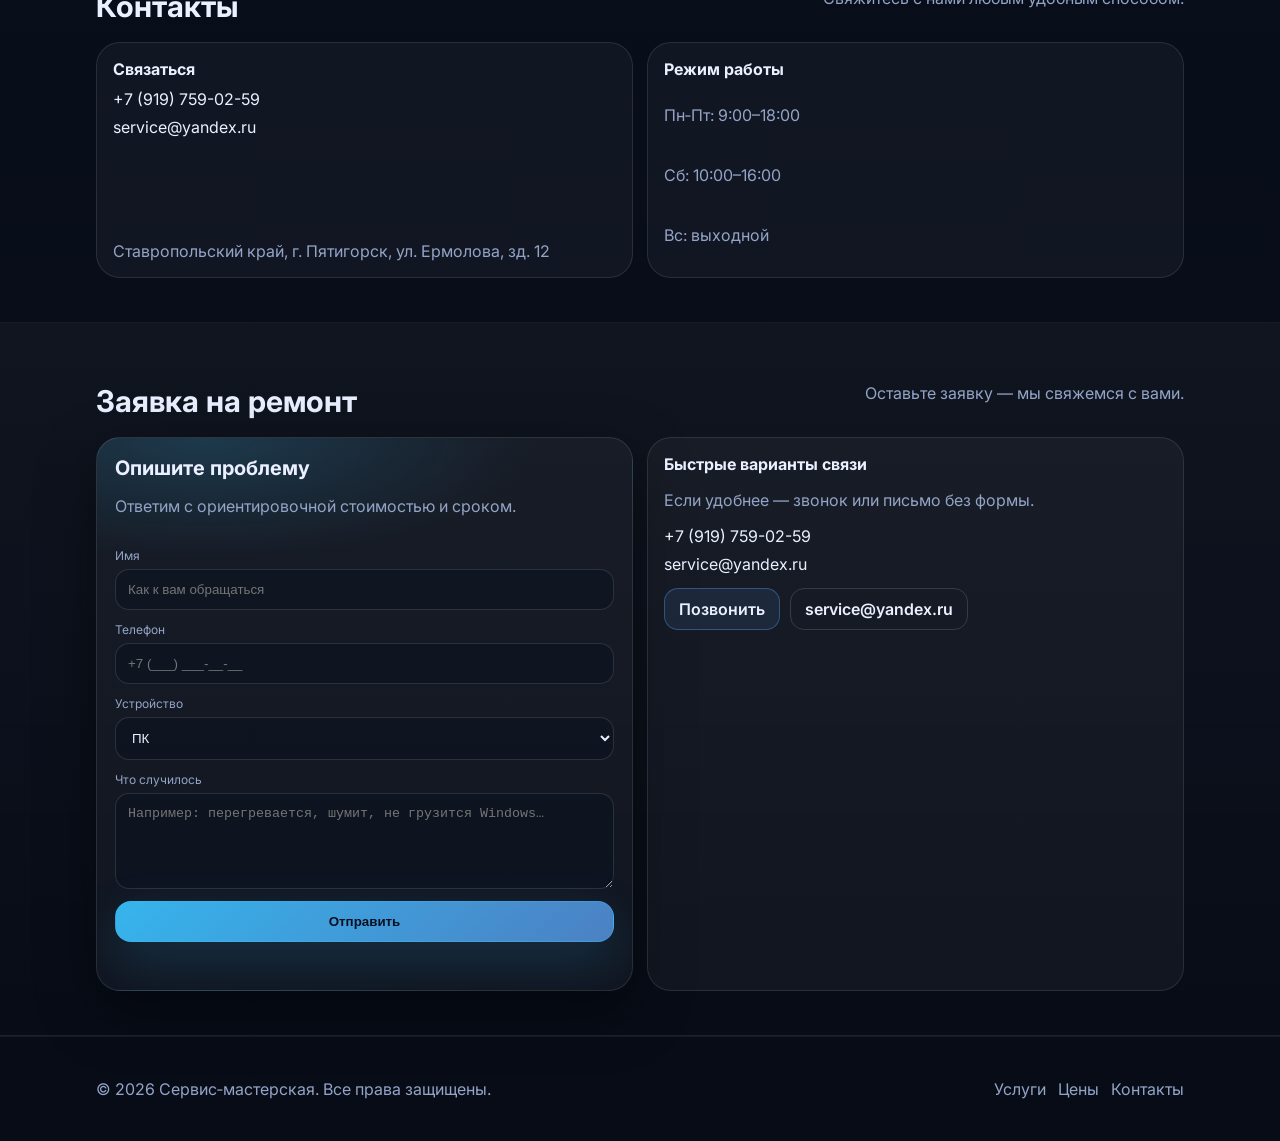
<file: prices.html>
<!doctype html>
<html lang="ru">
  <head>
    <meta charset="UTF-8" />
    <meta http-equiv="refresh" content="0; url=./index.html#prices" />
    <link rel="canonical" href="./index.html#prices" />
    <title>Перенаправление…</title>
    <script>location.replace("./index.html#prices");</script>
  </head>
  <body>
    <p><a href="./index.html#prices">Перейти к разделу «Цены»</a></p>
  </body>
</html>
</file>
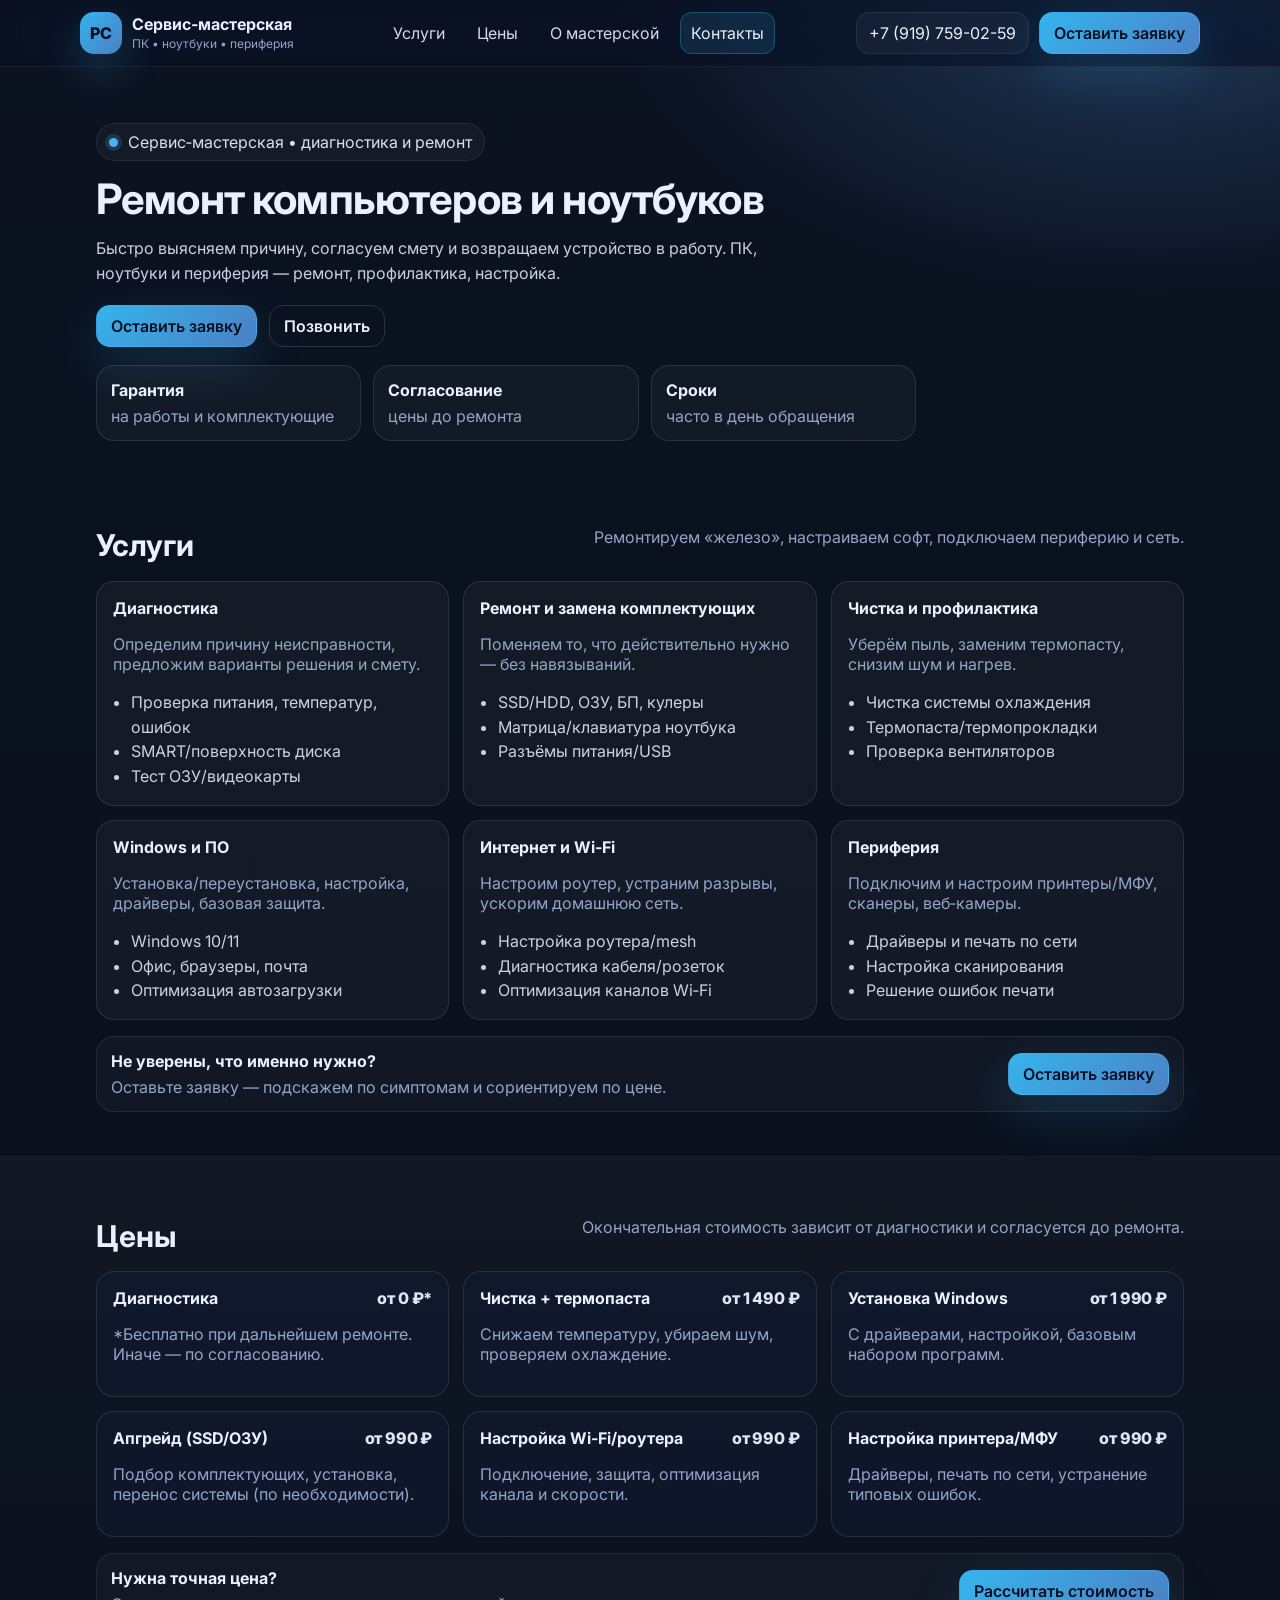
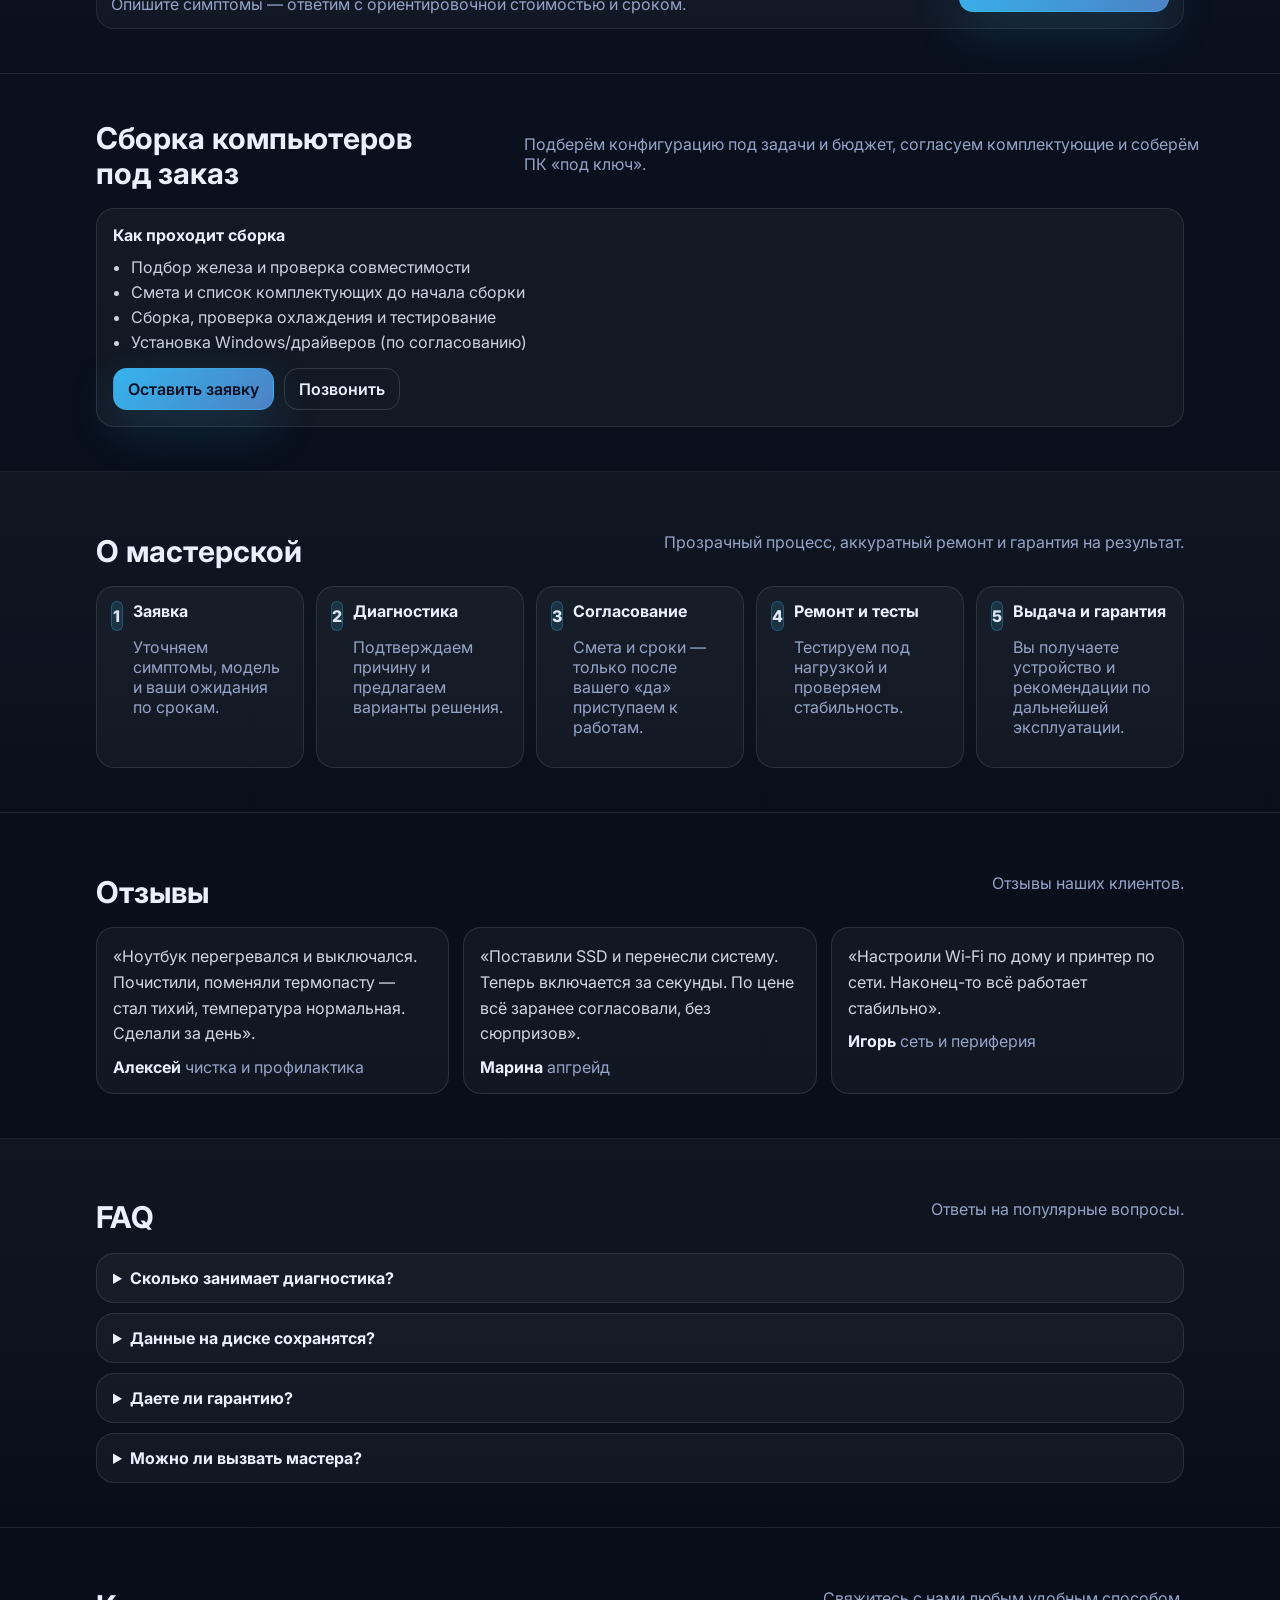
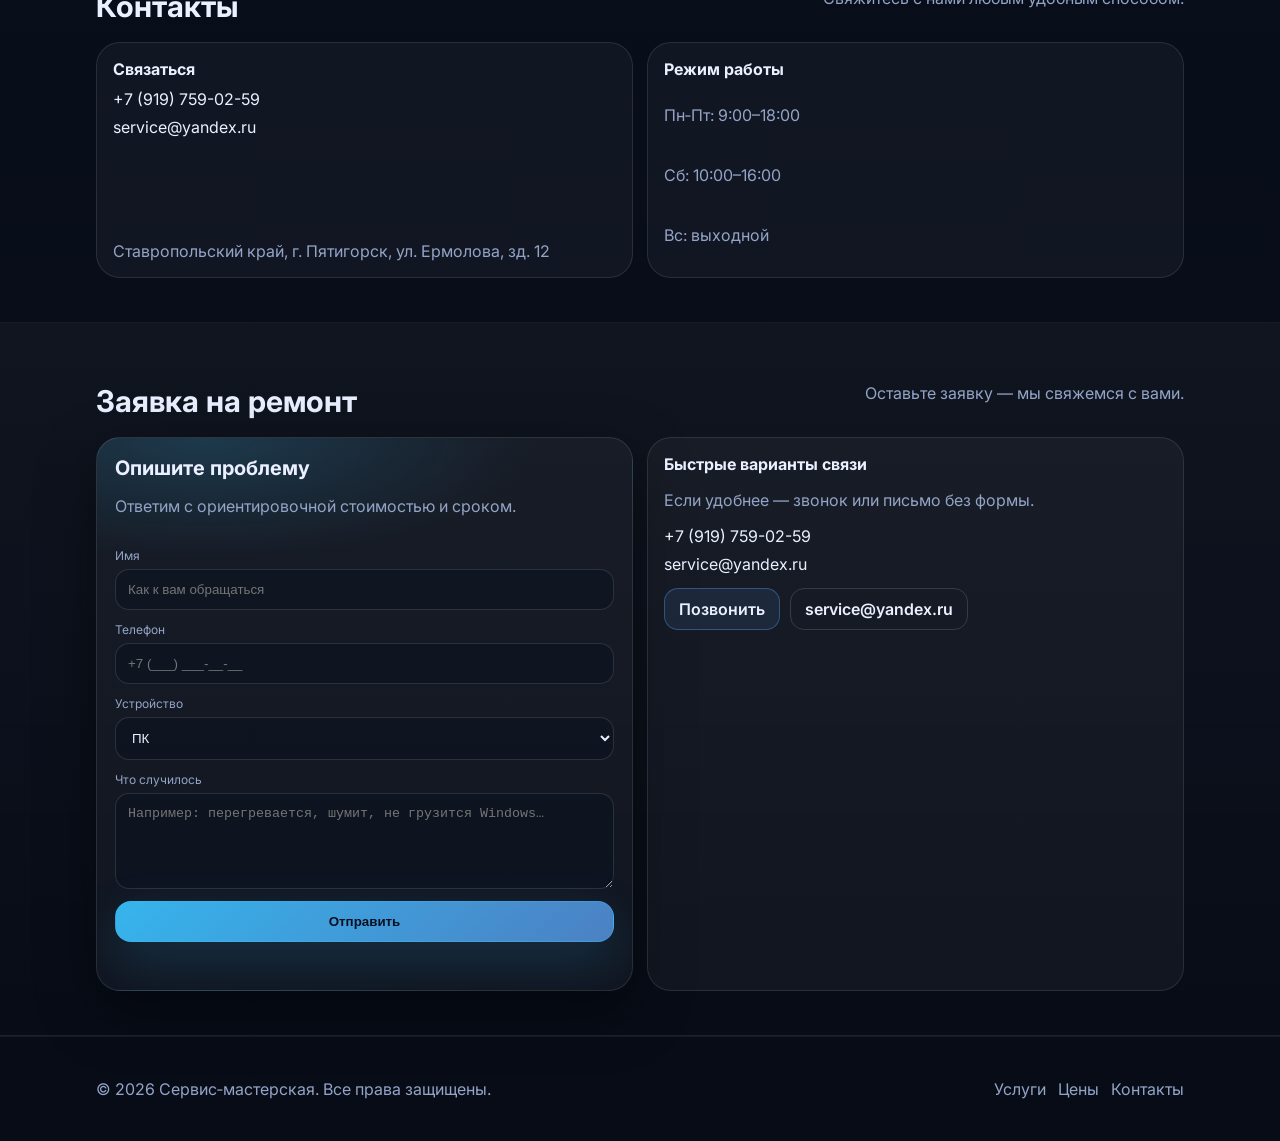
<file: services.html>
<!doctype html>
<html lang="ru">
  <head>
    <meta charset="UTF-8" />
    <meta http-equiv="refresh" content="0; url=./index.html#services" />
    <link rel="canonical" href="./index.html#services" />
    <title>Перенаправление…</title>
    <script>location.replace("./index.html#services");</script>
  </head>
  <body>
    <p><a href="./index.html#services">Перейти к разделу «Услуги»</a></p>
  </body>
</html>
</file>
<file: assets/css/styles.css>
:root{
  --bg:#0b1220;
  --bg2:#0f1b33;
  --card:#111c33;
  --muted:#93a4c7;
  --text:#eaf0ff;
  --line:rgba(255,255,255,.10);
  --shadow:0 20px 60px rgba(0,0,0,.45);
  --primary:#38bdf8;
  --primary2:#60a5fa;
  --radius:18px;
  --radius2:24px;
  --max:1120px;
}

*{box-sizing:border-box}
html{scroll-behavior:smooth}
section[id]{
  scroll-margin-top:84px;
}
body{
  margin:0;
  font-family:Inter,system-ui,-apple-system,Segoe UI,Roboto,Arial,"Noto Sans",sans-serif;
  color:var(--text);
  min-height:100vh;
  display:flex;
  flex-direction:column;
  background:
    radial-gradient(1200px 600px at 10% -10%, rgba(56,189,248,.35), transparent 55%),
    radial-gradient(900px 500px at 90% 0%, rgba(96,165,250,.25), transparent 60%),
    linear-gradient(180deg, var(--bg) 0%, #070c17 100%);
}

main{flex:1 0 auto}

a{color:inherit}
.muted{color:var(--muted)}
.tiny{font-size:12px}
.maxw-720{max-width:720px}

.container{
  width:100%;
  max-width:var(--max);
  margin:0 auto;
  padding:0 16px;
}

.skip-link{
  position:absolute;
  left:-9999px;
  top:12px;
  background:#fff;
  color:#000;
  padding:10px 12px;
  border-radius:12px;
  z-index:9999;
}
.skip-link:focus{left:12px}

.site-header{
  position:sticky;
  top:0;
  z-index:50;
  backdrop-filter:saturate(160%) blur(12px);
  background:rgba(11,18,32,.65);
  border-bottom:1px solid rgba(255,255,255,.06);
}
.header-inner{
  display:flex;
  align-items:center;
  justify-content:space-between;
  gap:12px;
  padding:12px 0;
}

.brand{
  display:flex;
  align-items:center;
  gap:10px;
  text-decoration:none;
  min-width:220px;
}
.brand-mark{
  width:42px;
  height:42px;
  display:grid;
  place-items:center;
  border-radius:14px;
  background:linear-gradient(135deg, rgba(56,189,248,.95), rgba(96,165,250,.75));
  color:#071022;
  font-weight:800;
  letter-spacing:.5px;
  box-shadow:0 16px 40px rgba(56,189,248,.25);
}
.brand-text{display:flex;flex-direction:column;line-height:1.1}
.brand-name{font-weight:700}
.brand-sub{font-size:12px;color:var(--muted);margin-top:4px}

.nav{
  display:flex;
  gap:10px;
  align-items:center;
}
.nav-link{
  text-decoration:none;
  color:rgba(234,240,255,.9);
  padding:10px 10px;
  border-radius:12px;
  border:1px solid transparent;
}
.nav-link:hover{
  background:rgba(255,255,255,.04);
  border-color:rgba(255,255,255,.06);
}
.nav-link.is-active,
.nav-link[aria-current="page"]{
  background:rgba(56,189,248,.12);
  border-color:rgba(56,189,248,.28);
  color:rgba(234,240,255,.98);
}

.header-actions{
  display:flex;
  align-items:center;
  gap:10px;
}

.chip{
  text-decoration:none;
  display:flex;
  flex-direction:column;
  gap:2px;
  padding:10px 12px;
  border-radius:14px;
  background:rgba(255,255,255,.04);
  border:1px solid rgba(255,255,255,.08);
}
.chip-label{font-size:12px;color:var(--muted)}
.chip-strong{font-weight:700}

.btn{
  display:inline-flex;
  align-items:center;
  justify-content:center;
  gap:10px;
  padding:10px 14px;
  border-radius:14px;
  border:1px solid rgba(255,255,255,.10);
  text-decoration:none;
  background:rgba(255,255,255,.04);
  color:var(--text);
  cursor:pointer;
  font-weight:600;
}
.btn:hover{background:rgba(255,255,255,.06)}
.btn:active{transform:translateY(1px)}
.btn-primary{
  border-color:rgba(56,189,248,.35);
  background:linear-gradient(135deg, rgba(56,189,248,.95), rgba(96,165,250,.75));
  color:#071022;
  box-shadow:0 18px 50px rgba(56,189,248,.18);
}
.btn-primary:hover{filter:saturate(1.05) brightness(1.02)}
.btn-secondary{
  border-color:rgba(96,165,250,.35);
  background:rgba(96,165,250,.10);
}
.btn-ghost{
  background:transparent;
  border-color:rgba(255,255,255,.14);
}
.btn-lg{padding:12px 16px;border-radius:16px}

.burger{display:none}
.burger-lines{
  width:20px;height:14px;display:block;position:relative;
}
.burger-lines:before,
.burger-lines:after{
  content:"";
  position:absolute;left:0;right:0;height:2px;border-radius:2px;
  background:rgba(234,240,255,.92);
}
.burger-lines:before{top:0;box-shadow:0 6px 0 rgba(234,240,255,.92)}
.burger-lines:after{bottom:0}

.hero{padding:42px 0 26px}
.hero-grid{
  display:grid;
  grid-template-columns:1.2fr .8fr;
  gap:22px;
  align-items:start;
}
.hero-min{
  padding:56px 0 26px;
}
.hero-min .hero-grid{
  grid-template-columns:1fr;
  gap:18px;
  align-items:center;
}
.hero-min .hero-copy{
  max-width:820px;
}
.hero-min .badge{margin-bottom:16px}
.hero-min .hero-cta{margin-bottom:16px}

.quick-actions{
  display:flex;
  flex-wrap:wrap;
  gap:10px;
  margin-top:8px;
}
.quick-actions .btn{
  padding:12px 16px;
  border-radius:16px;
}

.mini{
  display:grid;
  grid-template-columns:repeat(3, minmax(0, 1fr));
  gap:12px;
  margin-top:18px;
}
.mini .card{
  padding:14px;
  background:rgba(255,255,255,.035);
}
.mini strong{display:block;margin-bottom:6px}
.badge{
  display:inline-flex;
  align-items:center;
  gap:10px;
  padding:8px 12px;
  border-radius:999px;
  background:rgba(255,255,255,.04);
  border:1px solid rgba(255,255,255,.08);
  color:rgba(234,240,255,.92);
  margin:0 0 14px;
}
.badge-dot{
  width:9px;height:9px;border-radius:99px;
  background:linear-gradient(135deg, var(--primary), var(--primary2));
  box-shadow:0 0 0 4px rgba(56,189,248,.18);
}

.h1{font-size:42px;line-height:1.06;margin:0 0 14px;letter-spacing:-.02em}
.h2{font-size:30px;line-height:1.15;margin:0}
.h3{font-size:20px;margin:0}
.h4{font-size:16px;margin:0}
.lead{font-size:16px;line-height:1.6;color:rgba(234,240,255,.86);margin:0 0 18px}

.hero-cta{display:flex;gap:12px;flex-wrap:wrap;margin:0 0 18px}
.hero-points{
  margin:0;
  padding:0 0 0 18px;
  color:rgba(234,240,255,.86);
  line-height:1.6;
}

.hero-card{
  border-radius:var(--radius2);
  background:
    radial-gradient(600px 220px at 20% 0%, rgba(56,189,248,.18), transparent 55%),
    rgba(255,255,255,.04);
  border:1px solid rgba(255,255,255,.10);
  box-shadow:var(--shadow);
  overflow:hidden;
}
.hero-card-top{padding:18px 18px 0}
.form{padding:16px 18px 18px;display:flex;flex-direction:column;gap:12px}
.field{display:flex;flex-direction:column;gap:6px}
.field-label{font-size:12px;color:var(--muted)}
.input{
  width:100%;
  padding:12px 12px;
  border-radius:14px;
  border:1px solid rgba(255,255,255,.12);
  background:rgba(11,18,32,.55);
  color:var(--text);
  outline:none;
}
.input:focus{
  border-color:rgba(56,189,248,.55);
  box-shadow:0 0 0 4px rgba(56,189,248,.14);
}
.textarea{resize:vertical;min-height:96px}
.form-note{margin:0;font-size:12px}
.form-status{margin:0;font-size:13px;min-height:18px}

.section{padding:44px 0}
.section-alt{
  background:linear-gradient(180deg, rgba(255,255,255,.03), rgba(255,255,255,0));
  border-top:1px solid rgba(255,255,255,.06);
  border-bottom:1px solid rgba(255,255,255,.06);
}
.section-head{
  display:flex;
  align-items:flex-end;
  justify-content:space-between;
  gap:16px;
  margin-bottom:18px;
}

/* Точечная подстройка подзаголовка в секции сборки на главной */
.sb-sub{transform:translateX(18px)}

.cards{
  display:grid;
  grid-template-columns:repeat(3, minmax(0, 1fr));
  gap:14px;
}
.card{
  padding:16px;
  border-radius:var(--radius);
  background:rgba(255,255,255,.04);
  border:1px solid rgba(255,255,255,.10);
}
.card:hover{
  background:rgba(255,255,255,.055);
  border-color:rgba(255,255,255,.14);
}
.card--span-3{
  grid-column:1 / -1;
}
.list{margin:10px 0 0;padding:0 0 0 18px;color:rgba(234,240,255,.86);line-height:1.55}

.price-grid{
  display:grid;
  grid-template-columns:repeat(3, minmax(0, 1fr));
  gap:14px;
}
.price{
  padding:16px;
  border-radius:var(--radius);
  background:rgba(17,28,51,.55);
  border:1px solid rgba(255,255,255,.10);
}
.price-top{display:flex;align-items:baseline;justify-content:space-between;gap:10px}
.price-value{
  margin:0;
  font-weight:800;
  letter-spacing:-.01em;
  color:rgba(234,240,255,.95);
}

.cta-row{
  margin-top:16px;
  padding:14px;
  border-radius:var(--radius);
  background:rgba(255,255,255,.03);
  border:1px solid rgba(255,255,255,.08);
  display:flex;
  align-items:center;
  justify-content:space-between;
  gap:12px;
}
.cta-box p{margin:6px 0 0}

.steps{
  list-style:none;
  margin:0;
  padding:0;
  display:grid;
  grid-template-columns:repeat(5, minmax(0, 1fr));
  gap:12px;
}
.step{
  border-radius:var(--radius);
  background:rgba(255,255,255,.04);
  border:1px solid rgba(255,255,255,.10);
  padding:14px;
  display:flex;
  gap:10px;
}
.step-num{
  width:30px;height:30px;border-radius:12px;
  display:grid;place-items:center;
  background:rgba(56,189,248,.14);
  border:1px solid rgba(56,189,248,.28);
  color:rgba(234,240,255,.95);
  font-weight:800;
}

.reviews{
  display:grid;
  grid-template-columns:repeat(3, minmax(0, 1fr));
  gap:14px;
}
.review{
  margin:0;
  padding:16px;
  border-radius:var(--radius);
  background:rgba(255,255,255,.04);
  border:1px solid rgba(255,255,255,.10);
}
.review blockquote{margin:0 0 10px;color:rgba(234,240,255,.88);line-height:1.6}
.review-name{font-weight:700}

.faq{display:grid;grid-template-columns:1fr;gap:10px}
.faq-item{
  border-radius:var(--radius);
  border:1px solid rgba(255,255,255,.10);
  background:rgba(255,255,255,.04);
  padding:14px 16px;
}
.faq-item summary{cursor:pointer;font-weight:700}
.faq-item p{margin:10px 0 0;line-height:1.6}

.contact-grid{
  display:grid;
  grid-template-columns:1fr 1fr;
  gap:14px;
}
.contact-card{
  border-radius:var(--radius2);
  background:rgba(255,255,255,.04);
  border:1px solid rgba(255,255,255,.10);
  padding:16px;
}
.contact-list{display:flex;flex-direction:column;gap:8px;margin-top:10px}
.contact-link{text-decoration:none}
.contact-link:hover{text-decoration:underline}
.contact-card--stack{display:flex;flex-direction:column}
.contact-address{margin:12px 0 0}
.contact-card--stack .contact-address{margin-top:auto;padding-top:14px}
.contact-actions{display:flex;gap:10px;flex-wrap:wrap;margin-top:14px}

.site-footer{
  padding:26px 0;
  border-top:1px solid rgba(255,255,255,.06);
}
.footer-inner{
  display:flex;
  align-items:center;
  justify-content:space-between;
  gap:12px;
  flex-wrap:wrap;
}
.footer-links{display:flex;gap:12px}
.footer-links a{text-decoration:none}
.footer-links a:hover{text-decoration:underline}

/* Mobile */
@media (max-width: 980px){
  .hero-grid{grid-template-columns:1fr}
  .cards,.price-grid,.reviews{grid-template-columns:repeat(2, minmax(0, 1fr))}
  .steps{grid-template-columns:repeat(2, minmax(0, 1fr))}
  .contact-grid{grid-template-columns:1fr}
  .brand{min-width:auto}
  .mini{grid-template-columns:repeat(2, minmax(0, 1fr))}
}

@media (max-width: 720px){
  .h1{font-size:32px}
  .section-head{flex-direction:column;align-items:flex-start}
  .sb-sub{transform:none}
  .chip{display:none}
  .burger{display:inline-flex}
  .nav{
    position:fixed;
    inset:64px 12px auto 12px;
    padding:12px;
    border-radius:18px;
    background:rgba(11,18,32,.92);
    border:1px solid rgba(255,255,255,.10);
    box-shadow:var(--shadow);
    display:none;
    flex-direction:column;
    align-items:stretch;
  }
  .nav.is-open{display:flex}
  .nav-link{padding:12px 12px}
  .cards,.price-grid,.reviews{grid-template-columns:1fr}
  .steps{grid-template-columns:1fr}
  .cta-row{flex-direction:column;align-items:stretch}
  .mini{grid-template-columns:1fr}
}
</file>
